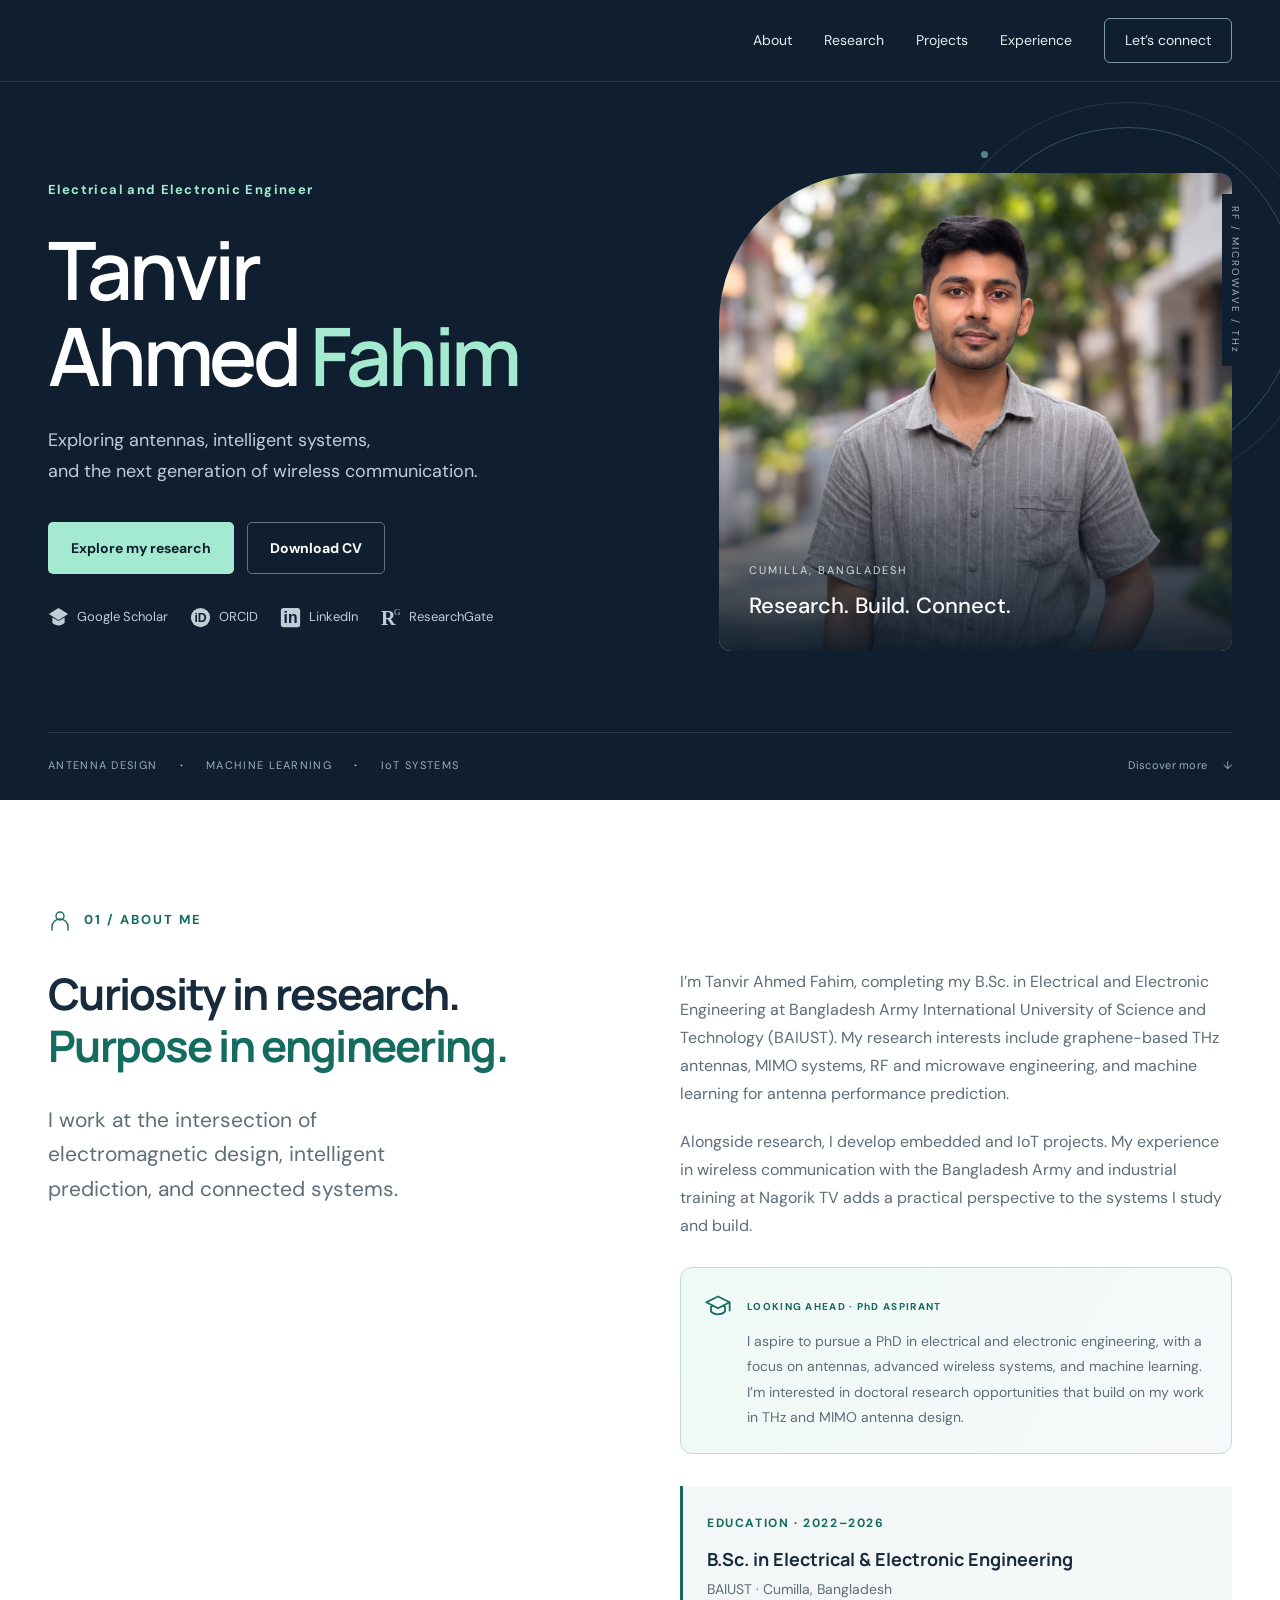
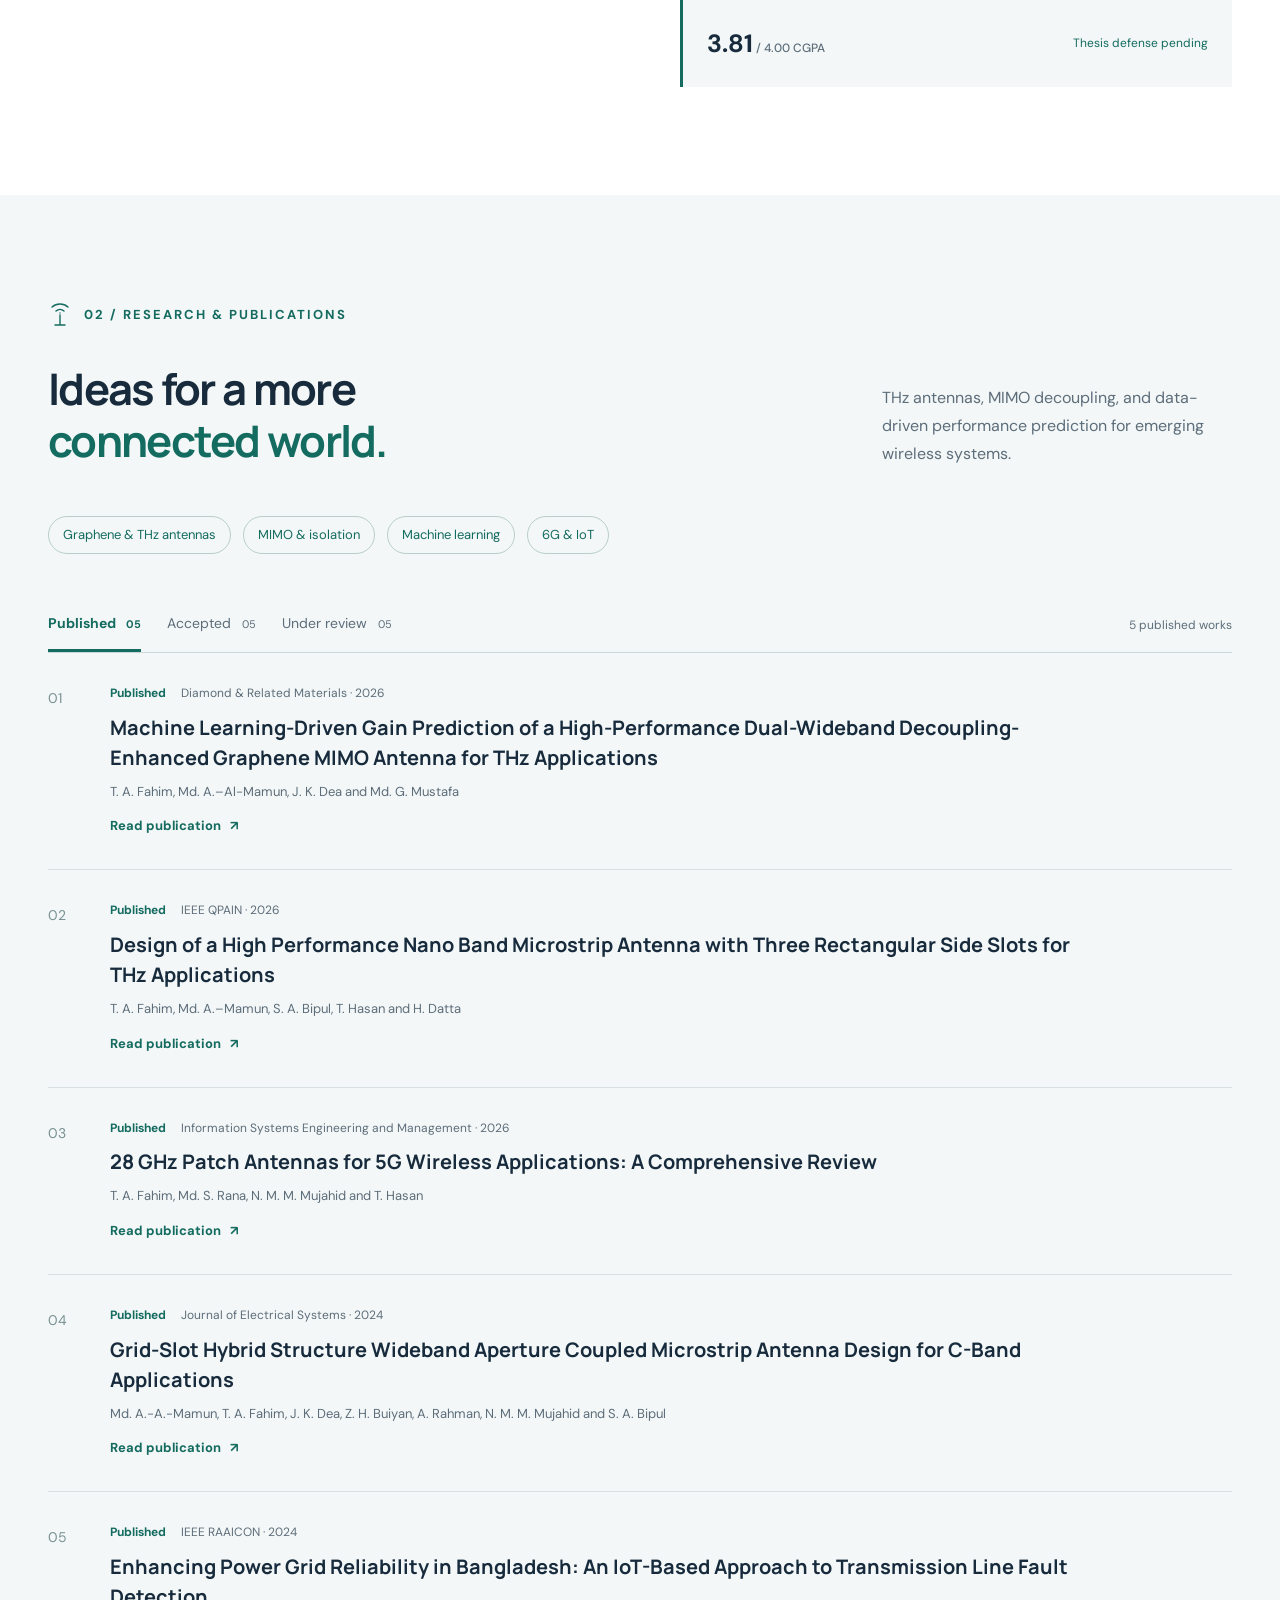
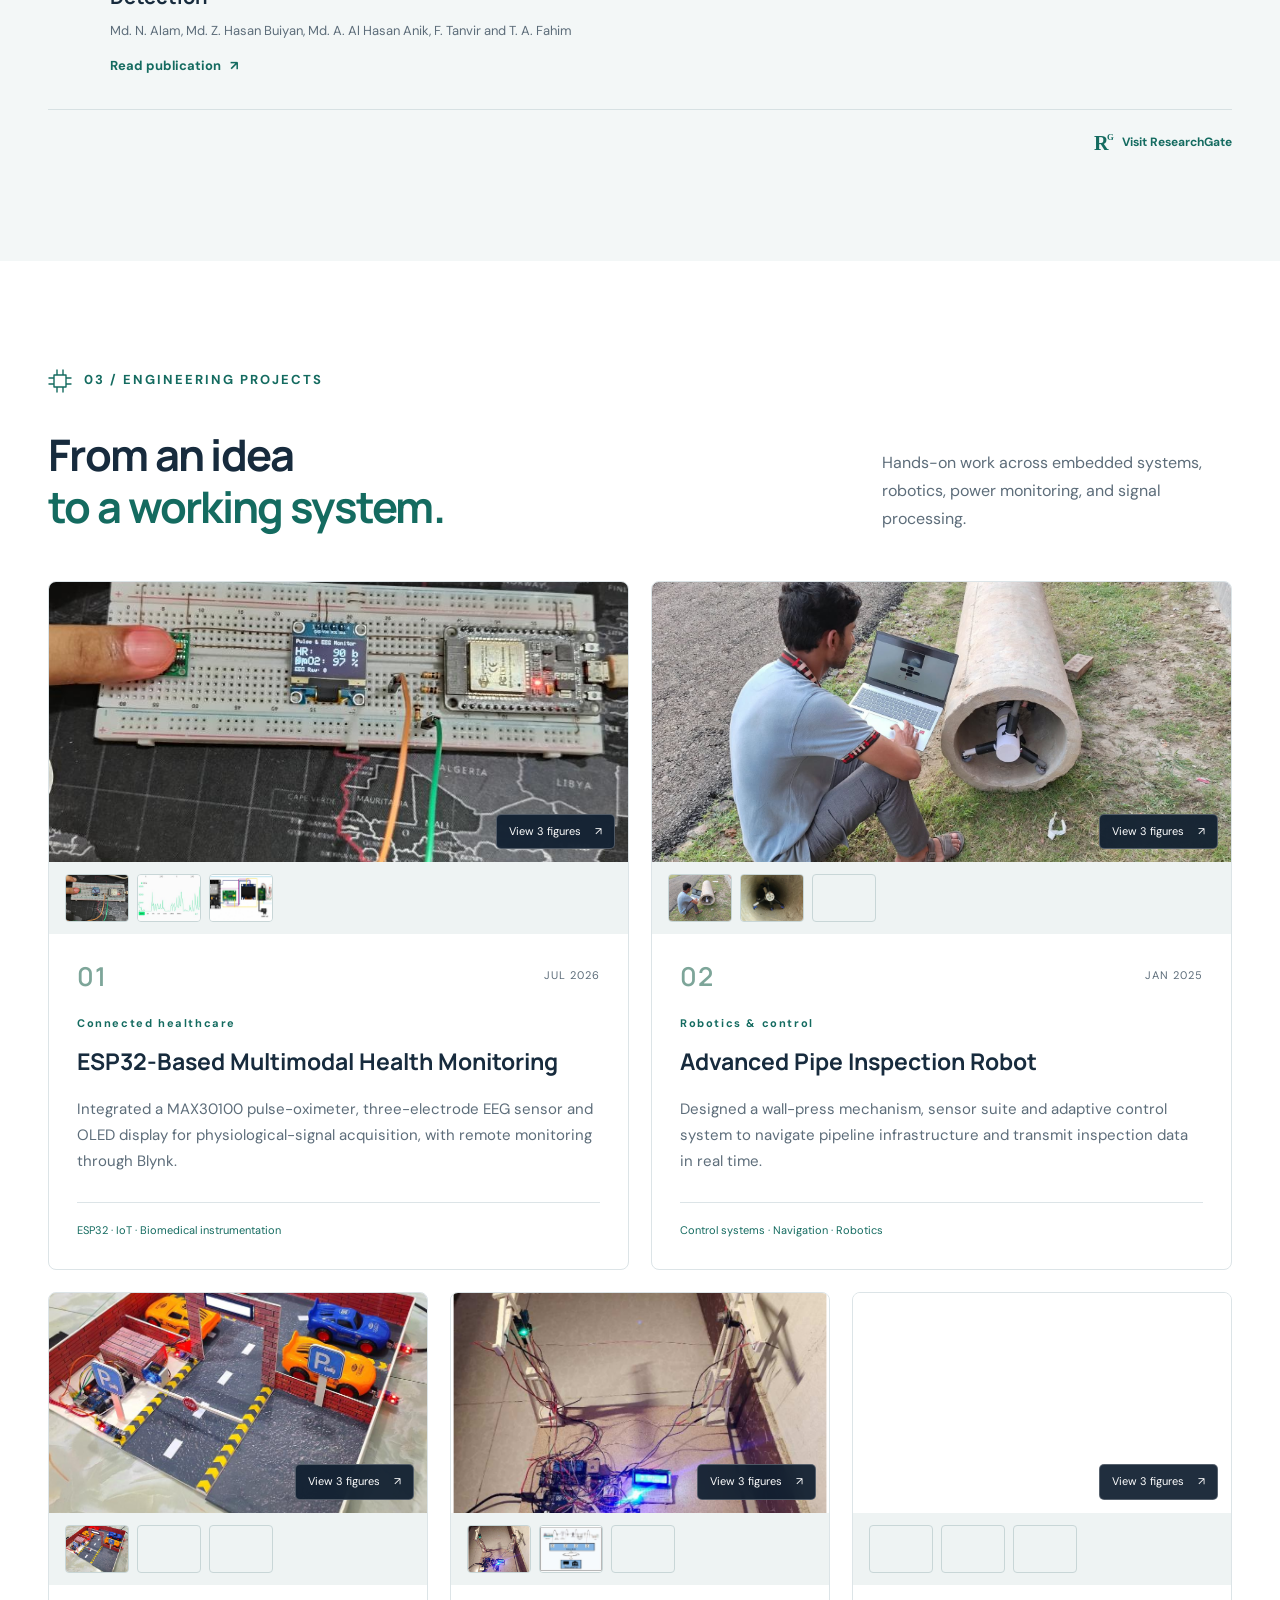
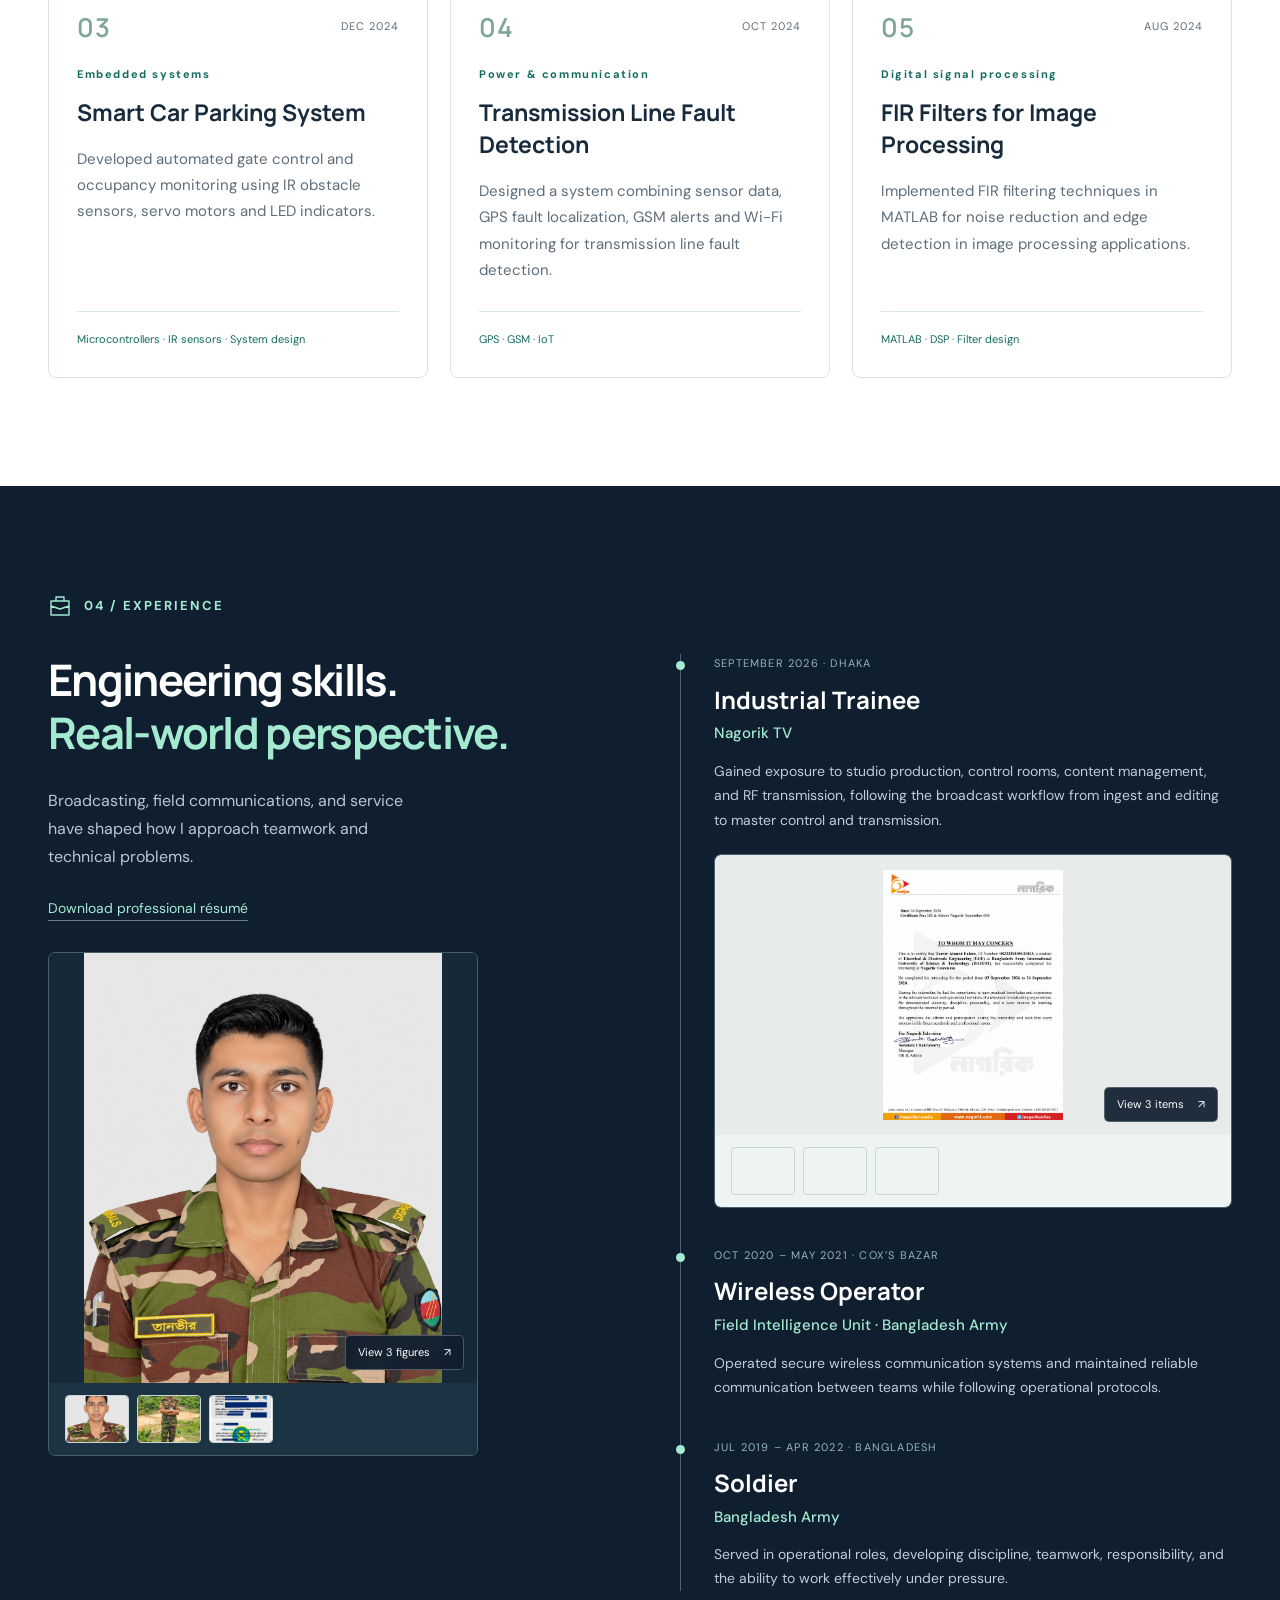
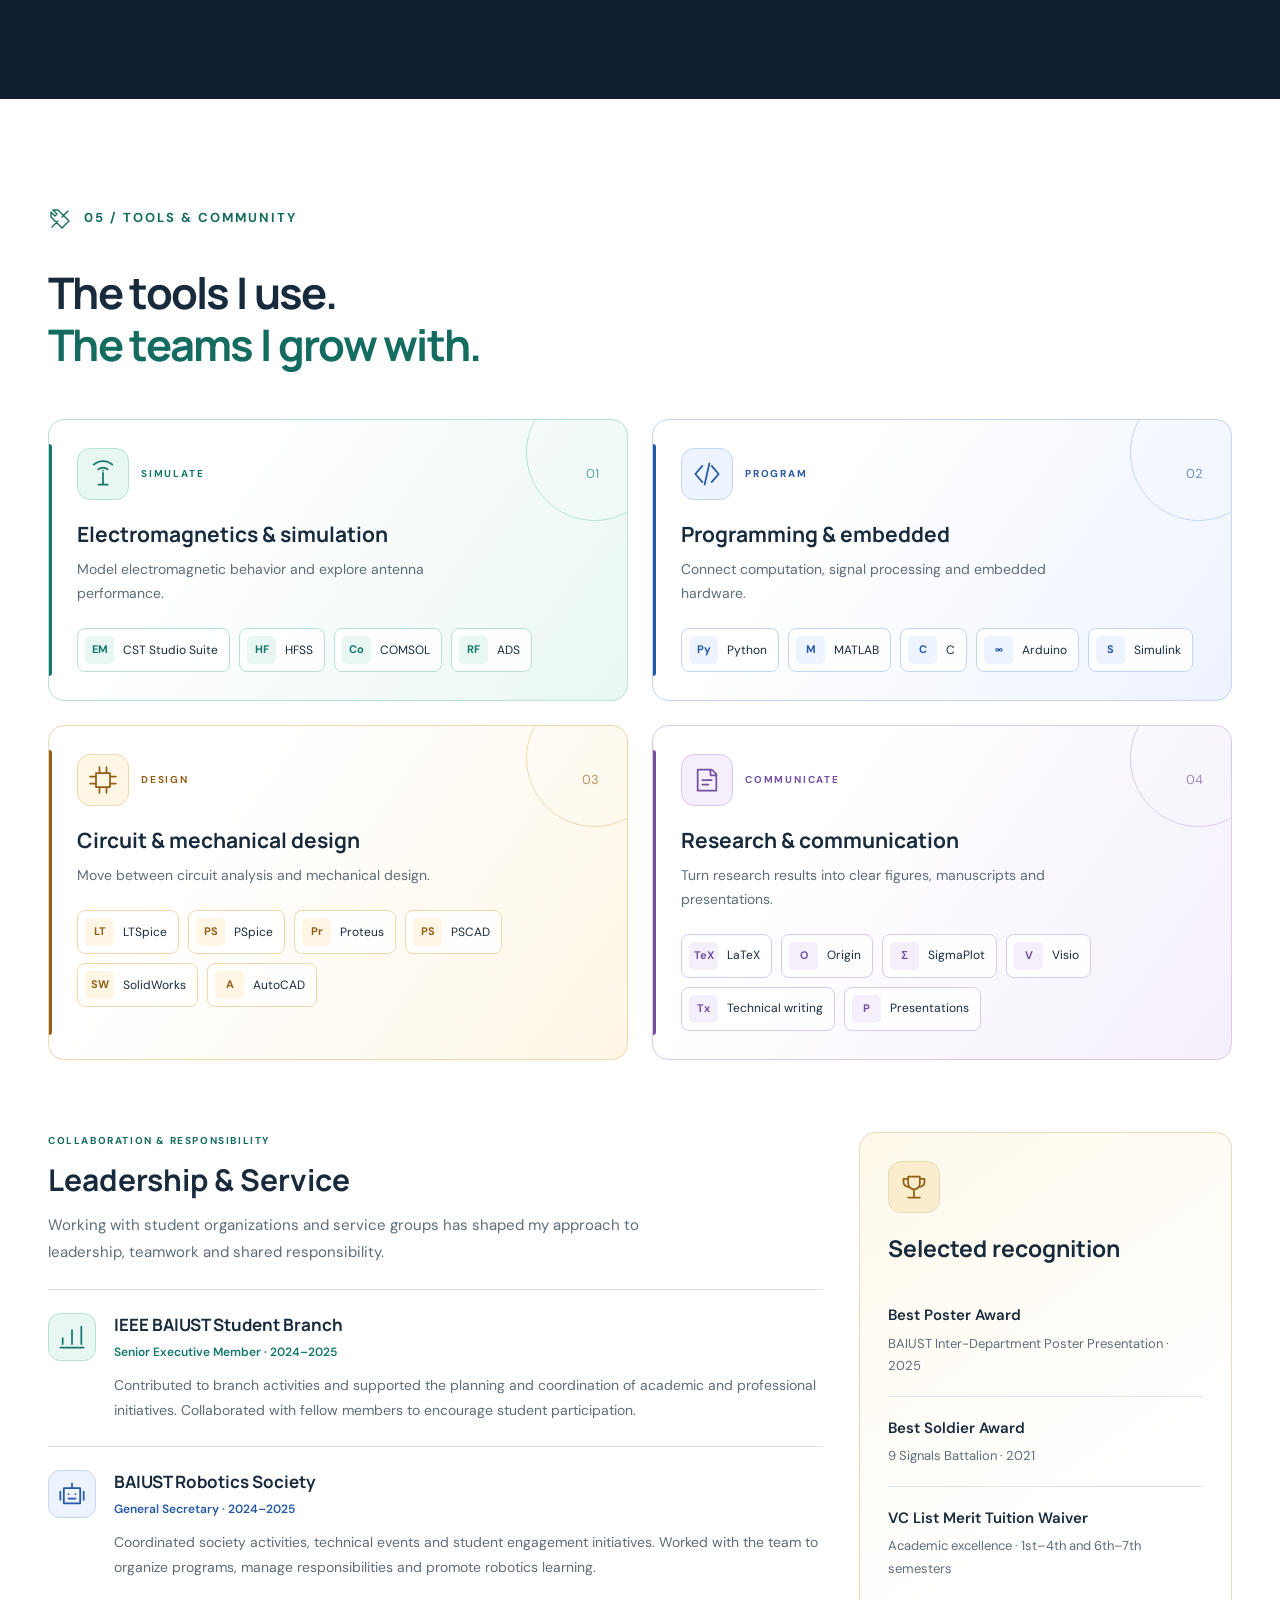
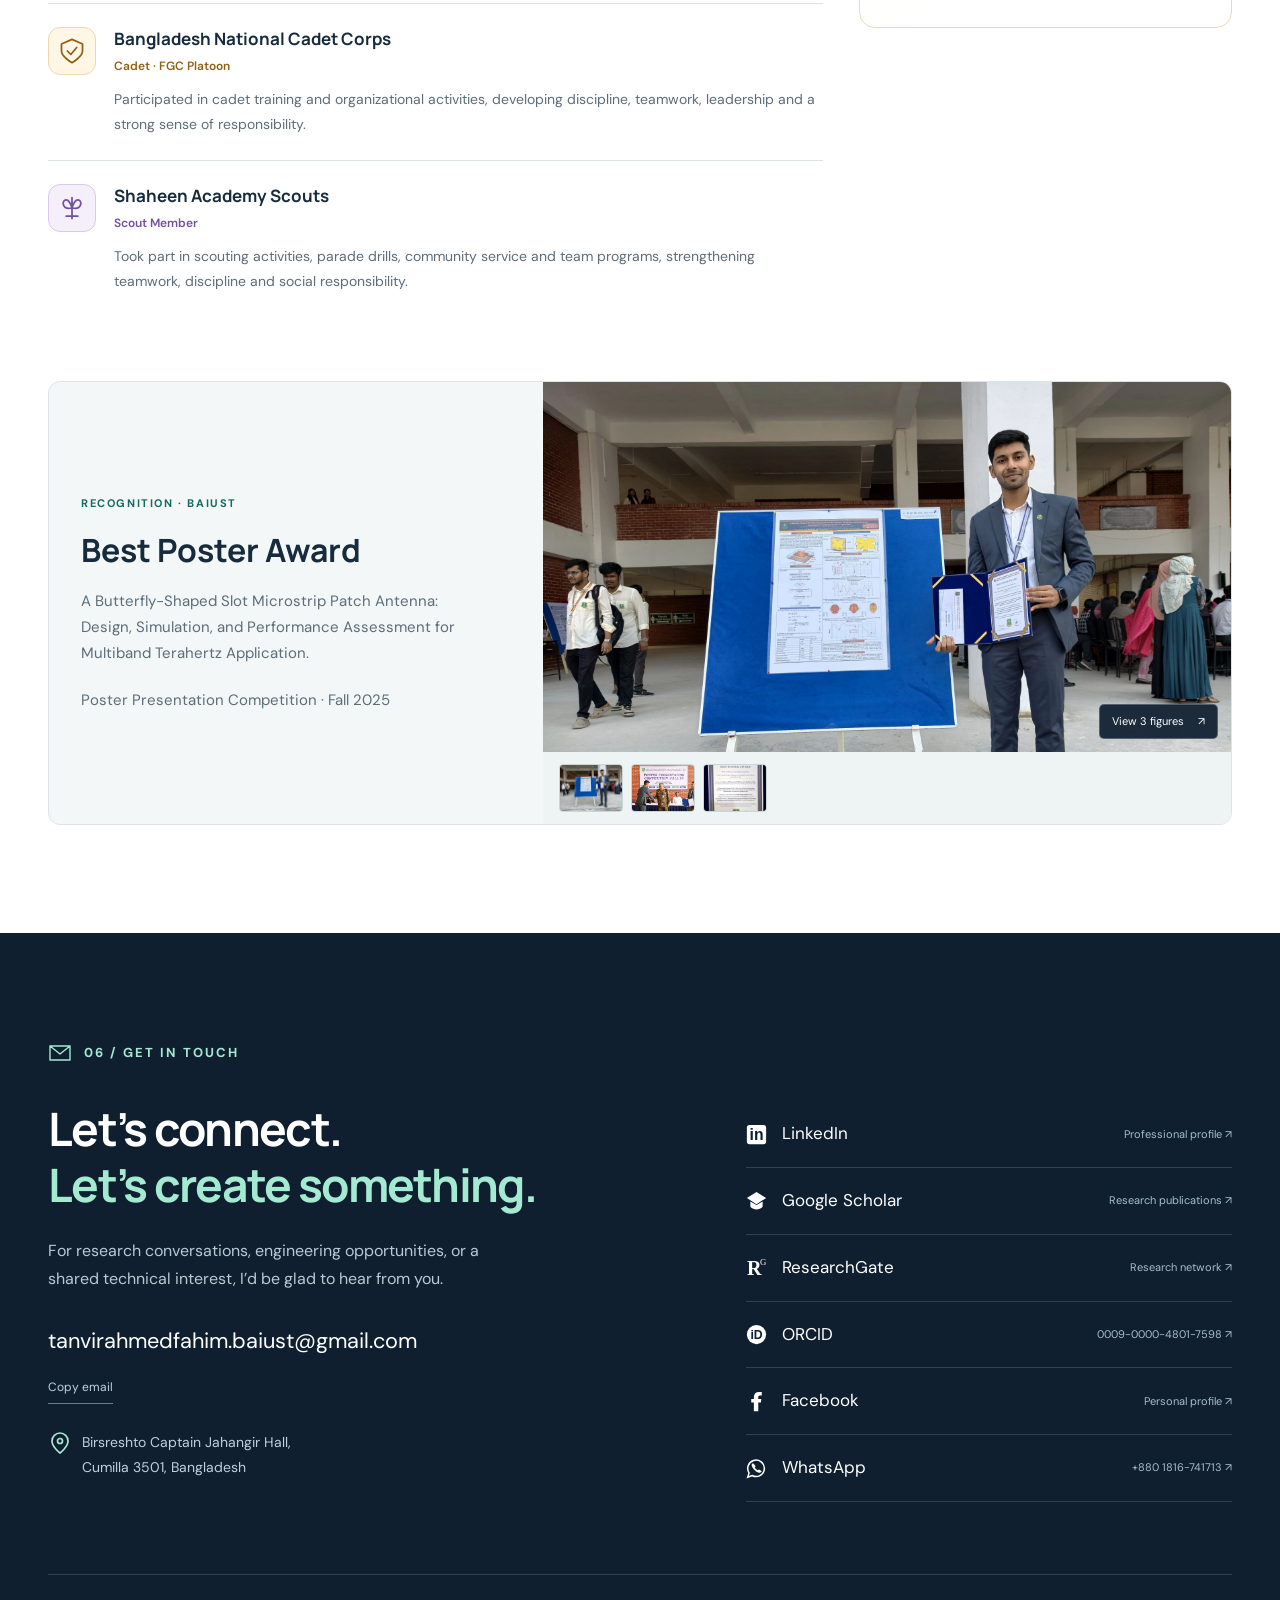
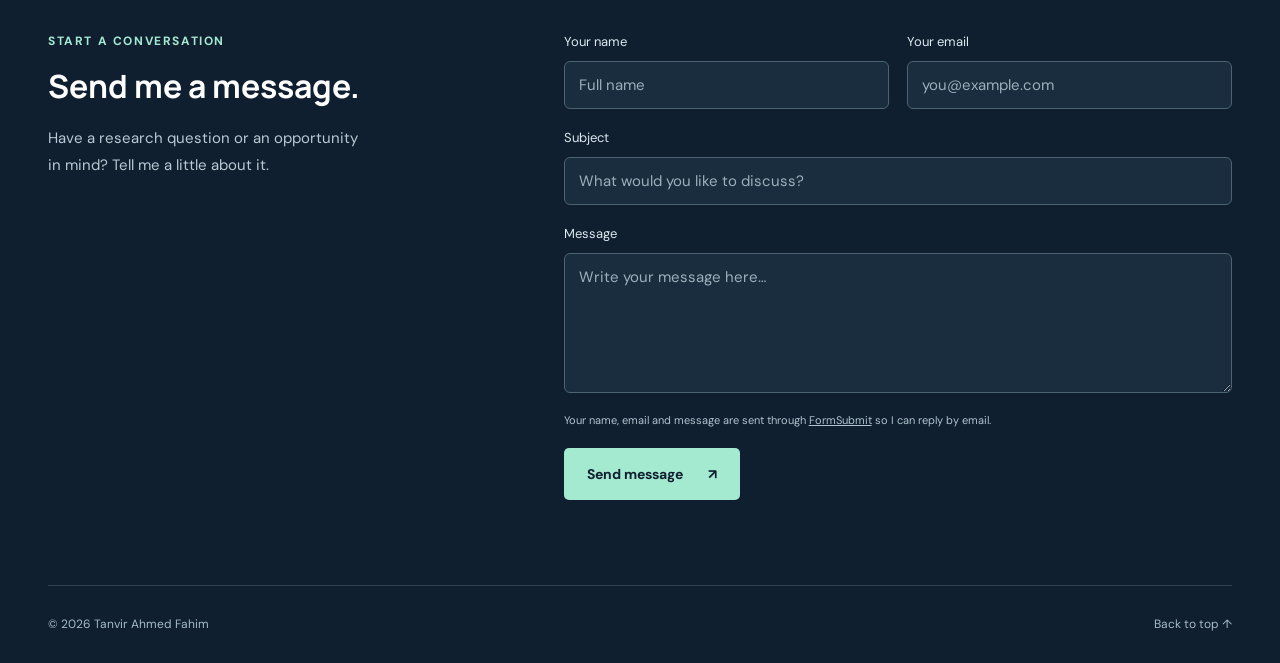
<file: index.html>
<!doctype html>
<html lang="en">
<head>
<meta charset="utf-8">
<meta name="viewport" content="width=device-width,initial-scale=1">
<meta name="theme-color" content="#101f30">
<title>Tanvir Ahmed Fahim | EEE &amp; Antenna Research</title>
<meta name="description" content="Tanvir Ahmed Fahim’s portfolio: THz and MIMO antenna research, machine learning, IoT projects, and electrical and electronic engineering.">
<meta property="og:title" content="Tanvir Ahmed Fahim | Research &amp; Engineering">
<meta property="og:description" content="Exploring antennas, intelligent systems, and the next generation of wireless communication.">
<meta property="og:type" content="website">
<meta property="og:image" content="https://fahim131013.github.io/portrait.png">
<link rel="icon" href="favicon.svg" type="image/svg+xml">
<link rel="stylesheet" href="portfolio-v4.css">
<style id="nagorik-gallery-thumbnails">
.document-gallery.nagorik-gallery .gallery-thumbs {
    display: flex;
}
</style>
<script src="portfolio-v4.js" defer></script>
<noscript><style>.paper[hidden]{display:grid}.filters,.publication-count,.menu-toggle,.copy-email{display:none}@media(max-width:760px){nav{display:flex;position:static;flex-direction:row;flex-wrap:wrap;width:auto;padding:8px;gap:12px;font-size:12px}.header{height:auto}.nav-wrap{flex-wrap:wrap}}</style></noscript>
</head>
<body>
<a class="skip-link" href="#main">Skip to content</a>
<div class="scroll-progress" aria-hidden="true"></div>

<header class="header"><div class="nav-wrap"><button class="menu-toggle" aria-expanded="false" aria-controls="navigation">Menu <span aria-hidden="true">☰</span></button><nav id="navigation" aria-label="Main navigation"><a href="#about">About</a><a href="#research">Research</a><a href="#projects">Projects</a><a href="#experience">Experience</a><a class="nav-contact" href="#contact">Let’s connect</a></nav></div></header>

<main id="main">
<section class="hero" id="home"><div class="hero-grid container"><div class="hero-copy"><p class="eyebrow intro">Electrical and Electronic Engineer</p><h1>Tanvir<br>Ahmed <em>Fahim</em></h1><p class="hero-description">Exploring antennas, intelligent systems,<br class="desktop-break"> and the next generation of wireless communication.</p><div class="hero-actions"><a class="button primary" href="#research">Explore my research</a><a class="button secondary" href="Tanvir-Ahmed-Fahim-CV.pdf" download>Download CV</a></div><div class="hero-links"><a href="https://scholar.google.com/citations?user=vqHgvY0AAAAJ&amp;hl=en" target="_blank" rel="noopener noreferrer"><svg class="social-icon" viewbox="0 0 24 24" fill="currentColor" aria-hidden="true" width="21" height="21" style="width:21px;height:21px;max-width:21px;flex-shrink:0"><path d="M1 8 12 1l11 7-11 7z"></path><path d="M5 12v6c4 4 10 4 14 0v-6l-7 4z"></path></svg>Google Scholar</a><a href="https://orcid.org/0009-0000-4801-7598" target="_blank" rel="noopener noreferrer"><svg class="social-icon" viewbox="0 0 24 24" fill="currentColor" aria-hidden="true" width="21" height="21" style="width:21px;height:21px;max-width:21px;flex-shrink:0"><circle cx="12" cy="12" r="11"></circle><text x="5" y="17" fill="var(--navy)" font-size="14" font-family="Arial" font-weight="bold">iD</text></svg>ORCID</a><a href="https://www.linkedin.com/in/tanvir-ahmed-fahim" target="_blank" rel="noopener noreferrer"><svg class="social-icon" viewbox="0 0 24 24" fill="currentColor" aria-hidden="true" width="21" height="21" style="width:21px;height:21px;max-width:21px;flex-shrink:0"><rect x="1" y="1" width="22" height="22" rx="3"></rect><text x="4" y="18" fill="var(--navy)" font-family="Arial" font-weight="bold" font-size="18">in</text></svg>LinkedIn</a><a href="https://www.researchgate.net/profile/Tanvir-Ahmed-Fahim" target="_blank" rel="noopener noreferrer"><svg class="social-icon" viewbox="0 0 24 24" fill="currentColor" aria-hidden="true" width="21" height="21" style="width:21px;height:21px;max-width:21px;flex-shrink:0"><text x="1" y="20" font-family="Georgia" font-size="23" font-weight="bold">R</text><text x="16" y="9" font-family="Georgia" font-size="10">G</text></svg>ResearchGate</a></div></div><div class="portrait-wrap"><div class="portrait-frame"><img src="portrait.png" width="1254" height="1254" alt="Portrait of Tanvir Ahmed Fahim" fetchpriority="high"><div class="portrait-caption"><span>CUMILLA, BANGLADESH</span><strong>Research. Build. Connect.</strong></div></div><div class="orbit orbit-one" aria-hidden="true"></div><div class="orbit orbit-two" aria-hidden="true"></div><div class="portrait-label">RF / MICROWAVE / THz</div></div></div><div class="hero-bottom container"><span>ANTENNA DESIGN <b>·</b> MACHINE LEARNING <b>·</b> IoT SYSTEMS</span><a href="#about">Discover more <span aria-hidden="true">↓</span></a></div></section>

<section class="about section container" id="about"><div class="section-label reveal"><svg class="section-icon" viewbox="0 0 24 24" fill="none" stroke="currentColor" stroke-width="1.4" stroke-linecap="round" stroke-linejoin="round" aria-hidden="true" width="24" height="24" style="width:24px;height:24px;max-width:24px;flex-shrink:0"><path d="M12 12a4 4 0 1 0 0-8 4 4 0 0 0 0 8M4 22v-3a8 8 0 0 1 16 0v3"></path></svg>01 / ABOUT ME</div><div class="about-grid"><div class="reveal"><h2>Curiosity in research.<br><em>Purpose in engineering.</em></h2><p class="large-text">I work at the intersection of electromagnetic design, intelligent prediction, and connected systems.</p></div><div class="about-copy reveal"><p>I’m Tanvir Ahmed Fahim, completing my B.Sc. in Electrical and Electronic Engineering at Bangladesh Army International University of Science and Technology (BAIUST). My research interests include graphene-based THz antennas, MIMO systems, RF and microwave engineering, and machine learning for antenna performance prediction.</p><p>Alongside research, I develop embedded and IoT projects. My experience in wireless communication with the Bangladesh Army and industrial training at Nagorik TV adds a practical perspective to the systems I study and build.</p><div class="phd-goal"><span class="phd-icon"><svg width="28" height="28" viewbox="0 0 24 24" fill="none" stroke="currentColor" stroke-width="1.5" stroke-linecap="round" stroke-linejoin="round" aria-hidden="true" style="width:28px;height:28px;flex-shrink:0"><path d="M2 8l10-5 10 5-10 5zM6 10v6c3 3 9 3 12 0v-6M22 8v7"></path></svg></span><div><span class="eyebrow">LOOKING AHEAD · PhD ASPIRANT</span><p>I aspire to pursue a PhD in electrical and electronic engineering, with a focus on antennas, advanced wireless systems, and machine learning. I’m interested in doctoral research opportunities that build on my work in THz and MIMO antenna design.</p></div></div><div class="education"><span class="eyebrow">EDUCATION · 2022–2026</span><h3>B.Sc. in Electrical &amp; Electronic Engineering</h3><p>BAIUST · Cumilla, Bangladesh</p><div class="education-bottom"><strong>3.81<span> / 4.00 CGPA</span></strong><span class="status-note">Thesis defense pending</span></div></div></div></div></section>

<section class="research section" id="research"><div class="container"><div class="section-label reveal"><svg class="section-icon" viewbox="0 0 24 24" fill="none" stroke="currentColor" stroke-width="1.4" stroke-linecap="round" stroke-linejoin="round" aria-hidden="true" width="24" height="24" style="width:24px;height:24px;max-width:24px;flex-shrink:0"><path d="M12 22V12m-5 10h10M8 8a6 6 0 0 1 8 0M4 4a12 12 0 0 1 16 0M12 10h.01"></path></svg>02 / RESEARCH &amp; PUBLICATIONS</div><div class="section-heading reveal"><h2>Ideas for a more<br><em>connected world.</em></h2><p>THz antennas, MIMO decoupling, and data-driven performance prediction for emerging wireless systems.</p></div><div class="research-topics reveal"><span>Graphene &amp; THz antennas</span><span>MIMO &amp; isolation</span><span>Machine learning</span><span>6G &amp; IoT</span></div><div class="publication-bar"><div class="filters" aria-label="Filter publications"><button class="active" data-filter="Published" aria-pressed="true">Published <span>05</span></button><button data-filter="Accepted" aria-pressed="false">Accepted <span>05</span></button><button data-filter="Under review" aria-pressed="false">Under review <span>05</span></button></div><span id="publication-count" class="publication-count" aria-live="polite">5 published works</span></div><div class="paper-list"><article class="paper" data-status="Published"><div class="paper-number">01</div><div><div class="paper-meta"><span class="badge">Published</span> Diamond &amp; Related Materials · 2026</div><h3>Machine Learning-Driven Gain Prediction of a High-Performance Dual-Wideband Decoupling-Enhanced Graphene MIMO Antenna for THz Applications</h3><p class="authors">T. A. Fahim, Md. A.–Al-Mamun, J. K. Dea and Md. G. Mustafa</p><a class="paper-link" href="https://doi.org/10.1016/j.diamond.2026.114121" target="_blank" rel="noopener noreferrer">Read publication <span aria-hidden="true">↗</span></a></div></article><article class="paper" data-status="Published"><div class="paper-number">02</div><div><div class="paper-meta"><span class="badge">Published</span> IEEE QPAIN · 2026</div><h3>Design of a High Performance Nano Band Microstrip Antenna with Three Rectangular Side Slots for THz Applications</h3><p class="authors">T. A. Fahim, Md. A.–Mamun, S. A. Bipul, T. Hasan and H. Datta</p><a class="paper-link" href="https://doi.org/10.1109/QPAIN69676.2026.11545910" target="_blank" rel="noopener noreferrer">Read publication <span aria-hidden="true">↗</span></a></div></article><article class="paper" data-status="Published"><div class="paper-number">03</div><div><div class="paper-meta"><span class="badge">Published</span> Information Systems Engineering and Management · 2026</div><h3>28 GHz Patch Antennas for 5G Wireless Applications: A Comprehensive Review</h3><p class="authors">T. A. Fahim, Md. S. Rana, N. M. M. Mujahid and T. Hasan</p><a class="paper-link" href="https://doi.org/10.1007/978-3-032-19196-0_16" target="_blank" rel="noopener noreferrer">Read publication <span aria-hidden="true">↗</span></a></div></article><article class="paper" data-status="Published"><div class="paper-number">04</div><div><div class="paper-meta"><span class="badge">Published</span> Journal of Electrical Systems · 2024</div><h3>Grid-Slot Hybrid Structure Wideband Aperture Coupled Microstrip Antenna Design for C-Band Applications</h3><p class="authors">Md. A.-A.-Mamun, T. A. Fahim, J. K. Dea, Z. H. Buiyan, A. Rahman, N. M. M. Mujahid and S. A. Bipul</p><a class="paper-link" href="https://journal.esrgroups.org/jes/article/view/7502" target="_blank" rel="noopener noreferrer">Read publication <span aria-hidden="true">↗</span></a></div></article><article class="paper" data-status="Published"><div class="paper-number">05</div><div><div class="paper-meta"><span class="badge">Published</span> IEEE RAAICON · 2024</div><h3>Enhancing Power Grid Reliability in Bangladesh: An IoT-Based Approach to Transmission Line Fault Detection</h3><p class="authors">Md. N. Alam, Md. Z. Hasan Buiyan, Md. A. Al Hasan Anik, F. Tanvir and T. A. Fahim</p><a class="paper-link" href="https://doi.org/10.1109/RAAICON64172.2024.10928383" target="_blank" rel="noopener noreferrer">Read publication <span aria-hidden="true">↗</span></a></div></article><article class="paper" data-status="Accepted" hidden><div class="paper-number">06</div><div><div class="paper-meta"><span class="badge">Accepted</span> ICTIS 2026 · 2026</div><h3>Design of a Compact Modified Inset-Fed Circular and Inverted U-Shaped Patch Antenna for Terahertz Applications</h3><p class="authors">T. A. Fahim, Md. S. Rana, S. A. Bipul, T. Hasan, N. M. M. Mujahid and H. Datta</p><span class="pending">Accepted for publication</span></div></article><article class="paper" data-status="Accepted" hidden><div class="paper-number">07</div><div><div class="paper-meta"><span class="badge">Accepted</span> Engineering, Technology &amp; Applied Science Research</div><h3>Compact THz MIMO Antenna with Multi-Resonance and Low Mutual Coupling for High-Speed Communication</h3><p class="authors">Md. A. Haque, T. A. Fahim, M. H. Riad, J.–J. Tiang and N. S. S. Singh</p><span class="pending">Accepted for publication</span></div></article><article class="paper" data-status="Accepted" hidden><div class="paper-number">08</div><div><div class="paper-meta"><span class="badge">Accepted</span> Engineering, Technology &amp; Applied Science Research</div><h3>High-Performance Dual-Band Graphene-Based THz MIMO Antenna with Excellent Diversity Characteristics for 6G Wireless Systems</h3><p class="authors">Md. A. Haque, T. A. Fahim, M. H. Riad, Md. S. Mahmud, J.–J. Tiang and N. S. S. Singh</p><span class="pending">Accepted for publication</span></div></article><article class="paper" data-status="Accepted" hidden><div class="paper-number">09</div><div><div class="paper-meta"><span class="badge">Accepted</span> IEEE International Conference on Microwave, Antennas, RF and Sensors · 2026</div><h3>A Dual-Band High-Gain Multiresonance Graphene Based THz Antenna for Future 6G Applications</h3><p class="authors">T. A. Fahim, Md. A.–Al-Mamun, J. K. Dea and N. J. Sumaiya</p><span class="pending">Accepted for publication</span></div></article><article class="paper" data-status="Accepted" hidden><div class="paper-number">10</div><div><div class="paper-meta"><span class="badge">Accepted</span> iCACCESS 2026 · 2026</div><h3>Isolation-Wall Integrated Graphene THz MIMO Antenna with Wideband and High-Diversity Performance for 6G Applications</h3><p class="authors">T. A. Fahim, Md. A.–Al-Mamun, Md. G. Mustafa and Md. A. Haque</p><span class="pending">Accepted for publication</span></div></article><article class="paper" data-status="Under review" hidden><div class="paper-number">11</div><div><div class="paper-meta"><span class="badge">Under review</span> Discover Internet of Things</div><h3>Design and Performance Analysis of a PBG Substrate MIMO Antenna with RLC Validation for 6G and IoT Applications</h3><p class="authors">T. A. Fahim, M. H. Riad, J.–J. Tiang, N. S. S. Singh and Md. A. Haque</p><span class="pending">Manuscript under peer review</span></div></article><article class="paper" data-status="Under review" hidden><div class="paper-number">12</div><div><div class="paper-meta"><span class="badge">Under review</span> Scientific Reports</div><h3>A Clustered Circular-Slot Graphene THz MIMO Antenna with RLC-Validated Hybrid Learning for UAV-Enabled 6G Smart City</h3><p class="authors">T. A. Fahim, M. H. Riad, J.–J. Tiang, N. S. S. Singh and Md. A. Haque</p><span class="pending">Manuscript under peer review</span></div></article><article class="paper" data-status="Under review" hidden><div class="paper-number">13</div><div><div class="paper-meta"><span class="badge">Under review</span> Engineering Reports</div><h3>ML/DL Assisted Design of a Flower-Shaped Two-Port Antenna for 6G IoT Applications with ECM Validation</h3><p class="authors">Md. A. Haque, T. A. Fahim, M. H. Riad, J.–J. Tiang, N. S. S. Singh, Md. M. Islam, M. R. Rashel and M. Tlemcani</p><span class="pending">Manuscript under peer review</span></div></article><article class="paper" data-status="Under review" hidden><div class="paper-number">14</div><div><div class="paper-meta"><span class="badge">Under review</span> Scientific Reports</div><h3>Compact Multiresonant Graphene-Based THz Antenna with RLC Circuit Validation and ML-Assisted Efficiency Prediction for Advanced Wireless Applications</h3><p class="authors">T. A. Fahim, Md. A.–Al-Mamun, J. K. Dea and Md. G. Mustafa</p><span class="pending">Manuscript under peer review</span></div></article><article class="paper" data-status="Under review" hidden><div class="paper-number">15</div><div><div class="paper-meta"><span class="badge">Under review</span> SN Computer Science</div><h3>Design and Multi-Level Validation of a Penta-Slot Graphene THz MIMO Antenna Using RLC Circuit Modeling and Hybrid Machine Learning</h3><p class="authors">Md. A. Haque, T. A. Fahim, M. H. Riad, J.–J. Tiang and N. S. S. Singh</p><span class="pending">Manuscript under peer review</span></div></article></div><div class="research-footer"><a href="https://www.researchgate.net/profile/Tanvir-Ahmed-Fahim" target="_blank" rel="noopener noreferrer"><svg class="social-icon" viewbox="0 0 24 24" fill="currentColor" aria-hidden="true" width="21" height="21" style="width:21px;height:21px;max-width:21px;flex-shrink:0"><text x="1" y="20" font-family="Georgia" font-size="23" font-weight="bold">R</text><text x="16" y="9" font-family="Georgia" font-size="10">G</text></svg>Visit ResearchGate</a></div></div></section>

<section class="section container" id="projects"><div class="section-label reveal"><svg class="section-icon" viewbox="0 0 24 24" fill="none" stroke="currentColor" stroke-width="1.4" stroke-linecap="round" stroke-linejoin="round" aria-hidden="true" width="24" height="24" style="width:24px;height:24px;max-width:24px;flex-shrink:0"><path d="M6 6h12v12H6zM9 1v5m6-5v5M9 18v5m6-5v5M1 9h5m-5 6h5m12-6h5m-5 6h5"></path></svg>03 / ENGINEERING PROJECTS</div><div class="section-heading reveal"><h2>From an idea<br><em>to a working system.</em></h2><p>Hands-on work across embedded systems, robotics, power monitoring, and signal processing.</p></div><div class="projects-grid"><article class="project reveal"><div class="gallery project-gallery "><a class="gallery-cover" href="health-prototype.jpeg" data-gallery="health" data-index="0" aria-label="Open ESP32 health-monitoring prototype"><img src="health-prototype.jpeg" alt="ESP32 health-monitoring prototype" loading="lazy" decoding="async"><span class="gallery-open">View 3 figures <span aria-hidden="true">↗</span></span></a><div class="gallery-thumbs"><a href="health-prototype.jpeg" data-gallery="health" data-index="0" aria-label="Open ESP32 health-monitoring prototype"><img src="health-prototype.jpeg" alt="ESP32 health-monitoring prototype" loading="lazy" decoding="async"></a><a href="health-dashboard.jpeg" data-gallery="health" data-index="1" aria-label="Open Blynk EEG and SpO₂ monitoring dashboard"><img src="health-dashboard.jpeg" alt="Blynk EEG and SpO₂ monitoring dashboard" loading="lazy" decoding="async"></a><a href="health-wiring.jpeg" data-gallery="health" data-index="2" aria-label="Open ESP32, MAX30100, EEG sensor and OLED wiring"><img src="health-wiring.jpeg" alt="ESP32, MAX30100, EEG sensor and OLED wiring" loading="lazy" decoding="async"></a></div></div><div class="project-top"><span>01</span><span>JUL 2026</span></div><p class="eyebrow">Connected healthcare</p><h3>ESP32-Based Multimodal Health Monitoring</h3><p>Integrated a MAX30100 pulse-oximeter, three-electrode EEG sensor and OLED display for physiological-signal acquisition, with remote monitoring through Blynk.</p><div class="project-tags">ESP32 · IoT · Biomedical instrumentation</div></article><article class="project reveal"><div class="gallery project-gallery "><a class="gallery-cover" href="robot-field-test.jpeg" data-gallery="robot" data-index="0" aria-label="Open Pipe inspection robot — field testing"><img src="robot-field-test.jpeg" alt="Pipe inspection robot — field testing" loading="lazy" decoding="async"><span class="gallery-open">View 3 figures <span aria-hidden="true">↗</span></span></a><div class="gallery-thumbs"><a href="robot-field-test.jpeg" data-gallery="robot" data-index="0" aria-label="Open Pipe inspection robot — field testing"><img src="robot-field-test.jpeg" alt="Pipe inspection robot — field testing" loading="lazy" decoding="async"></a><a href="robot-in-pipe.jpeg" data-gallery="robot" data-index="1" aria-label="Open Wall-press robot inside a pipeline"><img src="robot-in-pipe.jpeg" alt="Wall-press robot inside a pipeline" loading="lazy" decoding="async"></a><a href="robot-components.jpeg" data-gallery="robot" data-index="2" aria-label="Open Robot components and sensor layout"><img src="robot-components.jpeg" alt="Robot components and sensor layout" loading="lazy" decoding="async"></a></div></div><div class="project-top"><span>02</span><span>JAN 2025</span></div><p class="eyebrow">Robotics &amp; control</p><h3>Advanced Pipe Inspection Robot</h3><p>Designed a wall-press mechanism, sensor suite and adaptive control system to navigate pipeline infrastructure and transmit inspection data in real time.</p><div class="project-tags">Control systems · Navigation · Robotics</div></article><article class="project reveal"><div class="gallery project-gallery "><a class="gallery-cover" href="parking-perspective.jpeg" data-gallery="parking" data-index="0" aria-label="Open Smart car parking — complete prototype"><img src="parking-perspective.jpeg" alt="Smart car parking — complete prototype" loading="lazy" decoding="async"><span class="gallery-open">View 3 figures <span aria-hidden="true">↗</span></span></a><div class="gallery-thumbs"><a href="parking-perspective.jpeg" data-gallery="parking" data-index="0" aria-label="Open Smart car parking — complete prototype"><img src="parking-perspective.jpeg" alt="Smart car parking — complete prototype" loading="lazy" decoding="async"></a><a href="parking-overhead.jpeg" data-gallery="parking" data-index="1" aria-label="Open Parking layout and control electronics"><img src="parking-overhead.jpeg" alt="Parking layout and control electronics" loading="lazy" decoding="async"></a><a href="parking-gate.jpeg" data-gallery="parking" data-index="2" aria-label="Open Automated entrance gate and display"><img src="parking-gate.jpeg" alt="Automated entrance gate and display" loading="lazy" decoding="async"></a></div></div><div class="project-top"><span>03</span><span>DEC 2024</span></div><p class="eyebrow">Embedded systems</p><h3>Smart Car Parking System</h3><p>Developed automated gate control and occupancy monitoring using IR obstacle sensors, servo motors and LED indicators.</p><div class="project-tags">Microcontrollers · IR sensors · System design</div></article><article class="project reveal"><div class="gallery project-gallery "><a class="gallery-cover" href="fault-prototype.png" data-gallery="fault" data-index="0" aria-label="Open Transmission line fault-detection prototype"><img src="fault-prototype.png" alt="Transmission line fault-detection prototype" loading="lazy" decoding="async"><span class="gallery-open">View 3 figures <span aria-hidden="true">↗</span></span></a><div class="gallery-thumbs"><a href="fault-prototype.png" data-gallery="fault" data-index="0" aria-label="Open Transmission line fault-detection prototype"><img src="fault-prototype.png" alt="Transmission line fault-detection prototype" loading="lazy" decoding="async"></a><a href="fault-system.png" data-gallery="fault" data-index="1" aria-label="Open Sensor network and observation system"><img src="fault-system.png" alt="Sensor network and observation system" loading="lazy" decoding="async"></a><a href="fault-block-diagram.png" data-gallery="fault" data-index="2" aria-label="Open Fault-detection system block diagram"><img src="fault-block-diagram.png" alt="Fault-detection system block diagram" loading="lazy" decoding="async"></a></div></div><div class="project-top"><span>04</span><span>OCT 2024</span></div><p class="eyebrow">Power &amp; communication</p><h3>Transmission Line Fault Detection</h3><p>Designed a system combining sensor data, GPS fault localization, GSM alerts and Wi-Fi monitoring for transmission line fault detection.</p><div class="project-tags">GPS · GSM · IoT</div></article><article class="project reveal"><div class="gallery project-gallery diagram-gallery"><a class="gallery-cover" href="fir-brain-results.jpeg" data-gallery="fir" data-index="0" aria-label="Open FIR and Sobel filtering — brain image results"><img src="fir-brain-results.jpeg" alt="FIR and Sobel filtering — brain image results" loading="lazy" decoding="async"><span class="gallery-open">View 3 figures <span aria-hidden="true">↗</span></span></a><div class="gallery-thumbs"><a href="fir-brain-results.jpeg" data-gallery="fir" data-index="0" aria-label="Open FIR and Sobel filtering — brain image results"><img src="fir-brain-results.jpeg" alt="FIR and Sobel filtering — brain image results" loading="lazy" decoding="async"></a><a href="fir-tank-results.jpeg" data-gallery="fir" data-index="1" aria-label="Open FIR and Sobel filtering — tank image results"><img src="fir-tank-results.jpeg" alt="FIR and Sobel filtering — tank image results" loading="lazy" decoding="async"></a><a href="fir-workflow.jpeg" data-gallery="fir" data-index="2" aria-label="Open Noise reduction and edge-detection workflow"><img src="fir-workflow.jpeg" alt="Noise reduction and edge-detection workflow" loading="lazy" decoding="async"></a></div></div><div class="project-top"><span>05</span><span>AUG 2024</span></div><p class="eyebrow">Digital signal processing</p><h3>FIR Filters for Image Processing</h3><p>Implemented FIR filtering techniques in MATLAB for noise reduction and edge detection in image processing applications.</p><div class="project-tags">MATLAB · DSP · Filter design</div></article></div></section>

<section class="experience section" id="experience">
  <div class="container">
    <div class="section-label reveal">
      <svg class="section-icon" viewbox="0 0 24 24" fill="none" stroke="currentColor" stroke-width="1.4" stroke-linecap="round" stroke-linejoin="round" aria-hidden="true" width="24" height="24" style="width:24px;height:24px;max-width:24px;flex-shrink:0"><path d="M8 7V3h8v4M3 7h18v14H3zM3 12l9 3 9-3"></path></svg>
      04 / EXPERIENCE
    </div>
    <div class="experience-grid">
      <div class="reveal">
        <h2>Engineering skills.<br><em>Real-world perspective.</em></h2>
        <p class="experience-intro">Broadcasting, field communications, and service have shaped how I approach teamwork and technical problems.</p>
        <a class="text-link" href="Tanvir-Ahmed-Fahim-Resume.pdf" download>Download professional résumé</a>

        <!-- Bangladesh Army Gallery: New Portrait First -->
        <div class="gallery service-gallery">
          <a class="gallery-cover" href="army-new-photo.png" data-gallery="army" data-index="0" aria-label="Open Bangladesh Army Signals service portrait">
            <img src="army-new-photo.png" alt="Bangladesh Army Signals service portrait with white background" loading="lazy" decoding="async">
            <span class="gallery-open">View 3 figures <span aria-hidden="true">↗</span></span>
          </a>
          <div class="gallery-thumbs">
            <a href="army-new-photo.png" data-gallery="army" data-index="0" aria-label="Open Bangladesh Army Signals service portrait">
              <img src="army-new-photo.png" alt="Bangladesh Army Signals service portrait" loading="lazy" decoding="async">
            </a>
            <a href="army-portrait.png" data-gallery="army" data-index="1" aria-label="Open Bangladesh Army service photo">
              <img src="army-portrait.png" alt="Bangladesh Army service photo" loading="lazy" decoding="async">
            </a>
            <a href="retirement-card-redacted.png" data-gallery="army" data-index="2" aria-label="Open retirement card with personal identifiers redacted">
              <img src="retirement-card-redacted.png" alt="Retirement card with personal identifiers redacted" loading="lazy" decoding="async">
            </a>
          </div>
        </div>
      </div>

      <div class="timeline">
        <article class="reveal">
          <div class="timeline-date">SEPTEMBER 2026 · DHAKA</div>
          <h3>Industrial Trainee</h3>
          <h4>Nagorik TV</h4>
          <p>Gained exposure to studio production, control rooms, content management, and RF transmission, following the broadcast workflow from ingest and editing to master control and transmission.</p>

          <!-- Nagorik TV Gallery: Certificate + Two New Photos -->
          <div class="gallery document-gallery nagorik-gallery">
            <a class="gallery-cover" href="nagorik-certificate.png" data-gallery="nagorik" data-index="0" aria-label="Open Nagorik TV internship certificate · September 2026">
              <img src="nagorik-certificate.png" alt="Nagorik TV internship certificate · September 2026" loading="lazy" decoding="async">
              <span class="gallery-open">View 3 items <span aria-hidden="true">↗</span></span>
            </a>
            <div class="gallery-thumbs">
              <a href="nagorik-certificate.png" data-gallery="nagorik" data-index="0" aria-label="Open Nagorik TV internship certificate · September 2026">
                <img src="nagorik-certificate.png" alt="Nagorik TV internship certificate · September 2026" loading="lazy" decoding="async">
              </a>
              <a href="nagorik-photo-1.png" data-gallery="nagorik" data-index="1" aria-label="Open Nagorik TV rooftop satellite antennas">
                <img src="nagorik-photo-1.png" alt="Nagorik TV industrial training at rooftop satellite antennas" loading="lazy" decoding="async">
              </a>
              <a href="nagorik-photo-2.png" data-gallery="nagorik" data-index="2" aria-label="Open additional Nagorik TV industrial training photo">
                <img src="nagorik-photo-2.png" alt="Nagorik TV industrial training photograph" loading="lazy" decoding="async">
              </a>
            </div>
          </div>
        </article>

        <article class="reveal">
          <div class="timeline-date">OCT 2020 – MAY 2021 · COX’S BAZAR</div>
          <h3>Wireless Operator</h3>
          <h4>Field Intelligence Unit · Bangladesh Army</h4>
          <p>Operated secure wireless communication systems and maintained reliable communication between teams while following operational protocols.</p>
        </article>

        <article class="reveal">
          <div class="timeline-date">JUL 2019 – APR 2022 · BANGLADESH</div>
          <h3>Soldier</h3>
          <h4>Bangladesh Army</h4>
          <p>Served in operational roles, developing discipline, teamwork, responsibility, and the ability to work effectively under pressure.</p>
        </article>
      </div>
    </div>
  </div>
</section>

<section class="section container" id="skills"><div class="section-label reveal"><svg class="section-icon" viewbox="0 0 24 24" fill="none" stroke="currentColor" stroke-width="1.4" stroke-linecap="round" stroke-linejoin="round" aria-hidden="true" width="24" height="24" style="width:24px;height:24px;max-width:24px;flex-shrink:0"><path d="m4 20 6-6m4-4 6-6M5 3l4 4-2 2-4-4v5l11 11 7-7L10 3z"></path></svg>05 / TOOLS &amp; COMMUNITY</div><div class="section-heading reveal"><h2>The tools I use.<br><em>The teams I grow with.</em></h2></div><div class="skills-grid"><article class="skill-group reveal tool-card teal" style="--entry-delay:0ms"><div class="tool-card-top"><span class="tool-symbol"><svg width="28" height="28" viewbox="0 0 24 24" fill="none" stroke="currentColor" stroke-width="1.5" stroke-linecap="round" stroke-linejoin="round" aria-hidden="true" style="width:28px;height:28px;flex-shrink:0"><path d="M12 21V11m-4 10h8M8 8a6 6 0 0 1 8 0M4 4a12 12 0 0 1 16 0M12 9h.01"></path></svg></span><span class="tool-category">SIMULATE</span><span class="tool-number">01</span></div><h3>Electromagnetics &amp; simulation</h3><p class="tool-description">Model electromagnetic behavior and explore antenna performance.</p><div class="chips"><span><b class="tool-mark" aria-hidden="true">EM</b>CST Studio Suite</span><span><b class="tool-mark" aria-hidden="true">HF</b>HFSS</span><span><b class="tool-mark" aria-hidden="true">Co</b>COMSOL</span><span><b class="tool-mark" aria-hidden="true">RF</b>ADS</span></div></article><article class="skill-group reveal tool-card blue" style="--entry-delay:80ms"><div class="tool-card-top"><span class="tool-symbol"><svg width="28" height="28" viewbox="0 0 24 24" fill="none" stroke="currentColor" stroke-width="1.5" stroke-linecap="round" stroke-linejoin="round" aria-hidden="true" style="width:28px;height:28px;flex-shrink:0"><path d="m8 5-6 7 6 7m8-14 6 7-6 7M14 3l-4 18"></path></svg></span><span class="tool-category">PROGRAM</span><span class="tool-number">02</span></div><h3>Programming &amp; embedded</h3><p class="tool-description">Connect computation, signal processing and embedded hardware.</p><div class="chips"><span><b class="tool-mark" aria-hidden="true">Py</b>Python</span><span><b class="tool-mark" aria-hidden="true">M</b>MATLAB</span><span><b class="tool-mark" aria-hidden="true">C</b>C</span><span><b class="tool-mark" aria-hidden="true">∞</b>Arduino</span><span><b class="tool-mark" aria-hidden="true">S</b>Simulink</span></div></article><article class="skill-group reveal tool-card amber" style="--entry-delay:160ms"><div class="tool-card-top"><span class="tool-symbol"><svg width="28" height="28" viewbox="0 0 24 24" fill="none" stroke="currentColor" stroke-width="1.5" stroke-linecap="round" stroke-linejoin="round" aria-hidden="true" style="width:28px;height:28px;flex-shrink:0"><path d="M6 6h12v12H6zM9 1v5m6-5v5M9 18v5m6-5v5M1 9h5m-5 6h5m12-6h5m-5 6h5"></path></svg></span><span class="tool-category">DESIGN</span><span class="tool-number">03</span></div><h3>Circuit &amp; mechanical design</h3><p class="tool-description">Move between circuit analysis and mechanical design.</p><div class="chips"><span><b class="tool-mark" aria-hidden="true">LT</b>LTSpice</span><span><b class="tool-mark" aria-hidden="true">PS</b>PSpice</span><span><b class="tool-mark" aria-hidden="true">Pr</b>Proteus</span><span><b class="tool-mark" aria-hidden="true">PS</b>PSCAD</span><span><b class="tool-mark" aria-hidden="true">SW</b>SolidWorks</span><span><b class="tool-mark" aria-hidden="true">A</b>AutoCAD</span></div></article><article class="skill-group reveal tool-card violet" style="--entry-delay:240ms"><div class="tool-card-top"><span class="tool-symbol"><svg width="28" height="28" viewbox="0 0 24 24" fill="none" stroke="currentColor" stroke-width="1.5" stroke-linecap="round" stroke-linejoin="round" aria-hidden="true" style="width:28px;height:28px;flex-shrink:0"><path d="M4 3h12l4 4v14H4zM15 3v5h5M8 12h8M8 16h5"></path></svg></span><span class="tool-category">COMMUNICATE</span><span class="tool-number">04</span></div><h3>Research &amp; communication</h3><p class="tool-description">Turn research results into clear figures, manuscripts and presentations.</p><div class="chips"><span><b class="tool-mark" aria-hidden="true">TeX</b>LaTeX</span><span><b class="tool-mark" aria-hidden="true">O</b>Origin</span><span><b class="tool-mark" aria-hidden="true">Σ</b>SigmaPlot</span><span><b class="tool-mark" aria-hidden="true">V</b>Visio</span><span><b class="tool-mark" aria-hidden="true">Tx</b>Technical writing</span><span><b class="tool-mark" aria-hidden="true">P</b>Presentations</span></div></article></div><div class="community-grid"><div class="leadership-panel reveal"><p class="eyebrow">COLLABORATION &amp; RESPONSIBILITY</p><h3 class="minor-heading">Leadership &amp; Service</h3><p class="community-intro">Working with student organizations and service groups has shaped my approach to leadership, teamwork and shared responsibility.</p><article class="leadership-card teal"><span class="leadership-symbol"><svg width="28" height="28" viewbox="0 0 24 24" fill="none" stroke="currentColor" stroke-width="1.5" stroke-linecap="round" stroke-linejoin="round" aria-hidden="true" style="width:28px;height:28px;flex-shrink:0"><path d="M4 18v-5m8 5V6m8 12V3M2 21h20"></path></svg></span><div><h4>IEEE BAIUST Student Branch</h4><p class="leadership-role">Senior Executive Member · 2024–2025</p><p class="leadership-description">Contributed to branch activities and supported the planning and coordination of academic and professional initiatives. Collaborated with fellow members to encourage student participation.</p></div></article><article class="leadership-card blue"><span class="leadership-symbol"><svg width="28" height="28" viewbox="0 0 24 24" fill="none" stroke="currentColor" stroke-width="1.5" stroke-linecap="round" stroke-linejoin="round" aria-hidden="true" style="width:28px;height:28px;flex-shrink:0"><path d="M5 7h14v13H5zM12 3v4M9 12h.01M15 12h.01M9 16h6M2 10v7m20-7v7"></path></svg></span><div><h4>BAIUST Robotics Society</h4><p class="leadership-role">General Secretary · 2024–2025</p><p class="leadership-description">Coordinated society activities, technical events and student engagement initiatives. Worked with the team to organize programs, manage responsibilities and promote robotics learning.</p></div></article><article class="leadership-card amber"><span class="leadership-symbol"><svg width="28" height="28" viewbox="0 0 24 24" fill="none" stroke="currentColor" stroke-width="1.5" stroke-linecap="round" stroke-linejoin="round" aria-hidden="true" style="width:28px;height:28px;flex-shrink:0"><path d="M12 2l9 4v6c0 5-9 10-9 10S3 17 3 12V6zM8 12l3 3 5-6"></path></svg></span><div><h4>Bangladesh National Cadet Corps</h4><p class="leadership-role">Cadet · FGC Platoon</p><p class="leadership-description">Participated in cadet training and organizational activities, developing discipline, teamwork, leadership and a strong sense of responsibility.</p></div></article><article class="leadership-card violet"><span class="leadership-symbol"><svg width="28" height="28" viewbox="0 0 24 24" fill="none" stroke="currentColor" stroke-width="1.5" stroke-linecap="round" stroke-linejoin="round" aria-hidden="true" style="width:28px;height:28px;flex-shrink:0"><path d="M12 3v18M12 12C3 14 3 5 7 5c3 0 5 7 5 7ZM12 12c9 2 9-7 5-7-3 0-5 7-5 7ZM7 19h10"></path></svg></span><div><h4>Shaheen Academy Scouts</h4><p class="leadership-role">Scout Member</p><p class="leadership-description">Took part in scouting activities, parade drills, community service and team programs, strengthening teamwork, discipline and social responsibility.</p></div></article></div><div class="recognition-panel reveal"><span class="recognition-symbol"><svg width="28" height="28" viewbox="0 0 24 24" fill="none" stroke="currentColor" stroke-width="1.5" stroke-linecap="round" stroke-linejoin="round" aria-hidden="true" style="width:28px;height:28px;flex-shrink:0"><path d="M7 3h10v6a5 5 0 0 1-10 0zM7 5H3v3c0 3 4 4 4 4m10-7h4v3c0 3-4 4-4 4M12 14v6m-5 1h10"></path></svg></span><h3 class="minor-heading">Selected recognition</h3><div class="compact-row"><strong>Best Poster Award</strong><span>BAIUST Inter-Department Poster Presentation · 2025</span></div><div class="compact-row"><strong>Best Soldier Award</strong><span>9 Signals Battalion · 2021</span></div><div class="compact-row"><strong>VC List Merit Tuition Waiver</strong><span>Academic excellence · 1st–4th and 6th–7th semesters</span></div></div></div><div class="award-feature reveal"><div><p class="eyebrow">RECOGNITION · BAIUST</p><h3>Best Poster Award</h3><p>A Butterfly-Shaped Slot Microstrip Patch Antenna: Design, Simulation, and Performance Assessment for Multiband Terahertz Application.</p><p class="award-date">Poster Presentation Competition · Fall 2025</p></div><div class="gallery "><a class="gallery-cover" href="poster-presentation.jpeg" data-gallery="awards" data-index="0" aria-label="Open Poster presentation · BAIUST, Fall 2025"><img src="poster-presentation.jpeg" alt="Poster presentation · BAIUST, Fall 2025" loading="lazy" decoding="async"><span class="gallery-open">View 3 figures <span aria-hidden="true">↗</span></span></a><div class="gallery-thumbs"><a href="poster-presentation.jpeg" data-gallery="awards" data-index="0" aria-label="Open Poster presentation · BAIUST, Fall 2025"><img src="poster-presentation.jpeg" alt="Poster presentation · BAIUST, Fall 2025" loading="lazy" decoding="async"></a><a href="award-ceremony.jpeg" data-gallery="awards" data-index="1" aria-label="Open Best Poster Award presentation ceremony"><img src="award-ceremony.jpeg" alt="Best Poster Award presentation ceremony" loading="lazy" decoding="async"></a><a href="poster-award.jpeg" data-gallery="awards" data-index="2" aria-label="Open Best Poster Award certificate · 8 December 2025"><img src="poster-award.jpeg" alt="Best Poster Award certificate · 8 December 2025" loading="lazy" decoding="async"></a></div></div></div></section>

<section class="contact section" id="contact"><div class="container"><div class="section-label reveal"><svg class="section-icon" viewbox="0 0 24 24" fill="none" stroke="currentColor" stroke-width="1.4" stroke-linecap="round" stroke-linejoin="round" aria-hidden="true" width="24" height="24" style="width:24px;height:24px;max-width:24px;flex-shrink:0"><path d="M2 5h20v14H2zM2 5l10 8L22 5"></path></svg>06 / GET IN TOUCH</div><div class="contact-grid"><div class="reveal"><h2>Let’s connect.<br><em>Let’s create something.</em></h2><p>For research conversations, engineering opportunities, or a shared technical interest, I’d be glad to hear from you.</p><a class="email-link" href="mailto:tanvirahmedfahim.baiust@gmail.com">tanvirahmedfahim.baiust@gmail.com</a><button class="copy-email" type="button">Copy email</button><span class="copy-status" role="status"></span><address class="contact-address"><svg class="location-icon" viewbox="0 0 24 24" fill="none" stroke="currentColor" stroke-width="1.7" aria-hidden="true" width="24" height="24" style="width:24px;height:24px;max-width:24px;flex-shrink:0"><path d="M20 10c0 6-8 12-8 12S4 16 4 10a8 8 0 1 1 16 0Z"></path><circle cx="12" cy="10" r="2.5"></circle></svg><span class="address-text">Birsreshto Captain Jahangir Hall,<br>Cumilla 3501, Bangladesh</span></address></div><div class="contact-links reveal"><a href="https://www.linkedin.com/in/tanvir-ahmed-fahim" target="_blank" rel="noopener noreferrer"><svg class="social-icon" viewbox="0 0 24 24" fill="currentColor" aria-hidden="true" width="21" height="21" style="width:21px;height:21px;max-width:21px;flex-shrink:0"><rect x="1" y="1" width="22" height="22" rx="3"></rect><text x="4" y="18" fill="var(--navy)" font-family="Arial" font-weight="bold" font-size="18">in</text></svg>LinkedIn <span>Professional profile ↗</span></a><a href="https://scholar.google.com/citations?user=vqHgvY0AAAAJ&amp;hl=en" target="_blank" rel="noopener noreferrer"><svg class="social-icon" viewbox="0 0 24 24" fill="currentColor" aria-hidden="true" width="21" height="21" style="width:21px;height:21px;max-width:21px;flex-shrink:0"><path d="M1 8 12 1l11 7-11 7z"></path><path d="M5 12v6c4 4 10 4 14 0v-6l-7 4z"></path></svg>Google Scholar <span>Research publications ↗</span></a><a href="https://www.researchgate.net/profile/Tanvir-Ahmed-Fahim" target="_blank" rel="noopener noreferrer"><svg class="social-icon" viewbox="0 0 24 24" fill="currentColor" aria-hidden="true" width="21" height="21" style="width:21px;height:21px;max-width:21px;flex-shrink:0"><text x="1" y="20" font-family="Georgia" font-size="23" font-weight="bold">R</text><text x="16" y="9" font-family="Georgia" font-size="10">G</text></svg>ResearchGate <span>Research network ↗</span></a><a href="https://orcid.org/0009-0000-4801-7598" target="_blank" rel="noopener noreferrer"><svg class="social-icon" viewbox="0 0 24 24" fill="currentColor" aria-hidden="true" width="21" height="21" style="width:21px;height:21px;max-width:21px;flex-shrink:0"><circle cx="12" cy="12" r="11"></circle><text x="5" y="17" fill="var(--navy)" font-size="14" font-family="Arial" font-weight="bold">iD</text></svg>ORCID <span>0009-0000-4801-7598 ↗</span></a><a href="https://www.facebook.com/Tanvir.Ahmed.FAHIM.30" target="_blank" rel="noopener noreferrer"><svg class="social-icon" viewbox="0 0 24 24" fill="currentColor" aria-hidden="true" width="21" height="21" style="width:21px;height:21px;max-width:21px;flex-shrink:0"><path d="M14 23V13h3l.5-4H14V7c0-1 .3-2 2-2h2V1h-3c-4 0-6 2-6 6v2H6v4h3v10z"></path></svg>Facebook <span>Personal profile ↗</span></a><a href="https://wa.me/8801816741713" target="_blank" rel="noopener noreferrer"><svg class="social-icon" viewbox="0 0 24 24" fill="currentColor" aria-hidden="true" width="21" height="21" style="width:21px;height:21px;max-width:21px;flex-shrink:0"><path fill="none" stroke="currentColor" stroke-width="1.7" d="M21 11.5A9.5 9.5 0 0 1 7 20l-5 2 1.5-5A9.5 9.5 0 1 1 21 11.5Z"></path><path d="M8 6c-3 1-1 5 2 8s6 4 8 1l-3-2-2 1-3-3 1-2z"></path></svg>WhatsApp <span>+880 1816-741713 ↗</span></a></div></div><section class="message-section" aria-labelledby="message-title"><div><p class="eyebrow">START A CONVERSATION</p><h3 id="message-title">Send me a message.</h3><p>Have a research question or an opportunity in mind? Tell me a little about it.</p></div><form class="message-form" action="https://formsubmit.co/tanvirahmedfahim.baiust@gmail.com" method="POST"><input type="hidden" name="_subject" value="New message from your portfolio"><input type="hidden" name="_template" value="table"><input type="hidden" name="_next" value="https://fahim131013.github.io/thanks.html"><input type="text" name="_honey" class="honeypot" tabindex="-1" autocomplete="off" aria-hidden="true"><div class="form-row"><label>Your name<input name="name" required autocomplete="name" maxlength="100" placeholder="Full name"></label><label>Your email<input type="email" name="email" required autocomplete="email" maxlength="254" placeholder="you@example.com"></label></div><label>Subject<input name="subject" required maxlength="160" placeholder="What would you like to discuss?"></label><label>Message<textarea name="message" required minlength="10" maxlength="5000" rows="5" placeholder="Write your message here…"></textarea></label><p class="form-note">Your name, email and message are sent through <a href="https://formsubmit.co/privacy.pdf" target="_blank" rel="noopener noreferrer">FormSubmit</a> so I can reply by email.</p><button class="button primary" type="submit">Send message <span aria-hidden="true">↗</span></button></form></section><footer><p>© <span id="year">2026</span> Tanvir Ahmed Fahim</p><a href="#home">Back to top ↑</a></footer></div></section>
</main>

<dialog class="lightbox" aria-labelledby="gallery-caption"><div class="lightbox-toolbar"><span id="gallery-position" aria-live="polite"></span><button type="button" class="gallery-close" aria-label="Close image gallery">Close ×</button></div><img class="lightbox-image" alt=""><div class="lightbox-bottom"><button type="button" class="gallery-prev" aria-label="Previous image">←</button><p id="gallery-caption" aria-live="polite"></p><button type="button" class="gallery-next" aria-label="Next image">→</button></div><a class="full-image" target="_blank" rel="noopener noreferrer">Open full-size image ↗</a></dialog>

<script type="application/json" id="gallery-data">
{
  "health": [
    {"src": "health-prototype.jpeg", "caption": "ESP32 health-monitoring prototype"},
    {"src": "health-dashboard.jpeg", "caption": "Blynk EEG and SpO₂ monitoring dashboard"},
    {"src": "health-wiring.jpeg", "caption": "ESP32, MAX30100, EEG sensor and OLED wiring"}
  ],
  "robot": [
    {"src": "robot-field-test.jpeg", "caption": "Pipe inspection robot — field testing"},
    {"src": "robot-in-pipe.jpeg", "caption": "Wall-press robot inside a pipeline"},
    {"src": "robot-components.jpeg", "caption": "Robot components and sensor layout"}
  ],
  "parking": [
    {"src": "parking-perspective.jpeg", "caption": "Smart car parking — complete prototype"},
    {"src": "parking-overhead.jpeg", "caption": "Parking layout and control electronics"},
    {"src": "parking-gate.jpeg", "caption": "Automated entrance gate and display"}
  ],
  "fault": [
    {"src": "fault-prototype.png", "caption": "Transmission line fault-detection prototype"},
    {"src": "fault-system.png", "caption": "Sensor network and observation system"},
    {"src": "fault-block-diagram.png", "caption": "Fault-detection system block diagram"}
  ],
  "fir": [
    {"src": "fir-brain-results.jpeg", "caption": "FIR and Sobel filtering — brain image results"},
    {"src": "fir-tank-results.jpeg", "caption": "FIR and Sobel filtering — tank image results"},
    {"src": "fir-workflow.jpeg", "caption": "Noise reduction and edge-detection workflow"}
  ],
  "nagorik": [
    {"src": "nagorik-certificate.png", "caption": "Nagorik TV internship certificate · September 2026"},
    {"src": "nagorik-photo-1.png", "caption": "Nagorik TV industrial training · Rooftop satellite antennas"},
    {"src": "nagorik-photo-2.png", "caption": "Nagorik TV industrial training · Photo 2"}
  ],
  "army": [
    {"src": "army-new-photo.png", "caption": "Bangladesh Army Signals service portrait"},
    {"src": "army-portrait.png", "caption": "Bangladesh Army service"},
    {"src": "retirement-card-redacted.png", "caption": "Retirement card · personal identifiers redacted"}
  ],
  "awards": [
    {"src": "poster-presentation.jpeg", "caption": "Poster presentation · BAIUST, Fall 2025"},
    {"src": "award-ceremony.jpeg", "caption": "Best Poster Award presentation ceremony"},
    {"src": "poster-award.jpeg", "caption": "Best Poster Award certificate · 8 December 2025"}
  ]
}
</script>
</body>
</html>
</file>
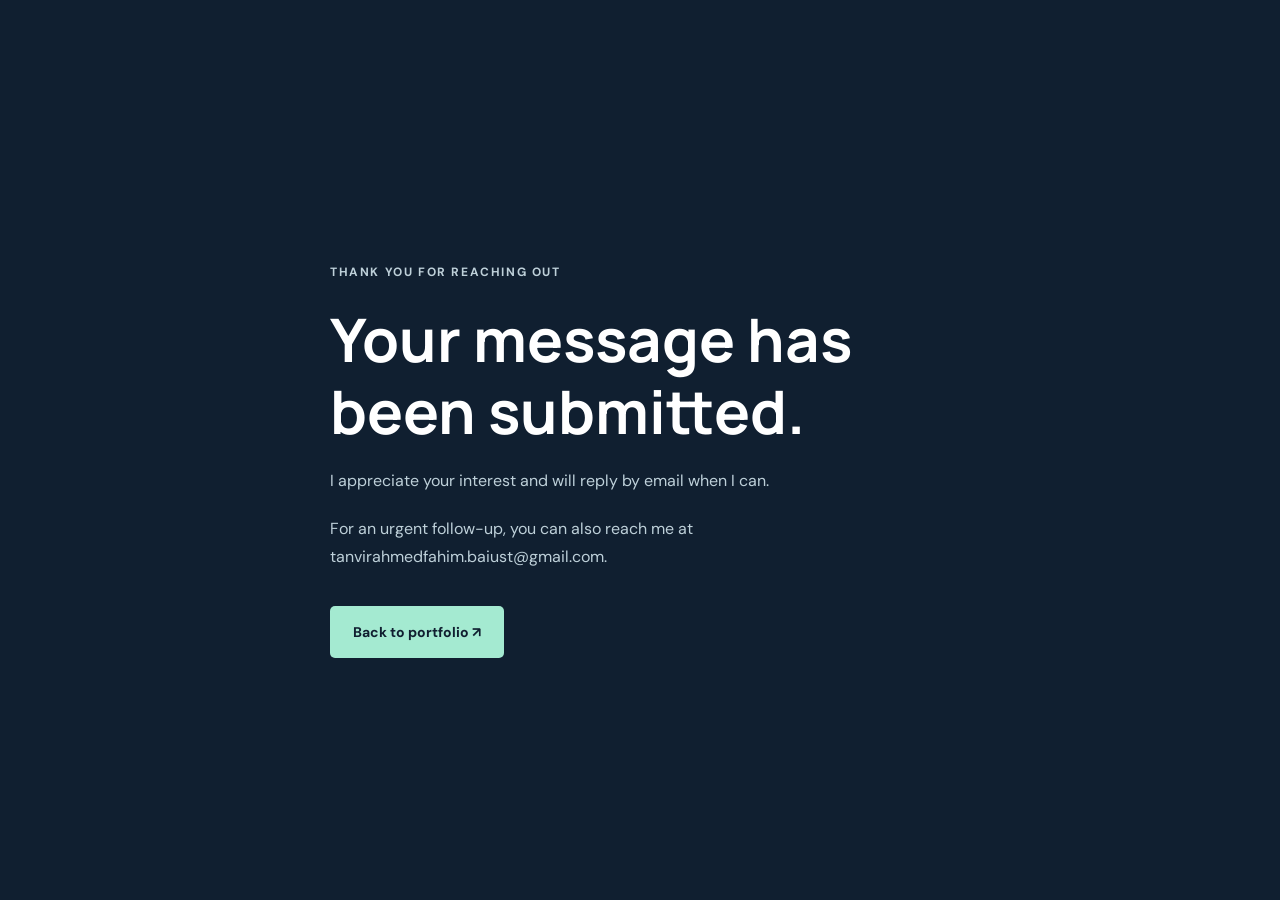
<file: thanks.html>
<!doctype html>
<html lang="en"><head><meta charset="utf-8"><meta name="viewport" content="width=device-width,initial-scale=1"><meta name="robots" content="noindex"><title>Thank you | Tanvir Ahmed Fahim</title><link rel="icon" href="favicon.svg"><link rel="stylesheet" href="portfolio-v4.css"></head><body class="thanks-page"><main class="thanks-card"><p class="eyebrow">THANK YOU FOR REACHING OUT</p><h1>Your message has been submitted.</h1><p>I appreciate your interest and will reply by email when I can.</p><p>For an urgent follow-up, you can also reach me at <a href="mailto:tanvirahmedfahim.baiust@gmail.com">tanvirahmedfahim.baiust@gmail.com</a>.</p><a class="button primary" href="index.html">Back to portfolio ↗</a></main></body></html>
</file>
<file: portfolio-v4.css>
@import url('https://fonts.googleapis.com/css2?family=DM+Sans:wght@400;500;600;700&family=Manrope:wght@400;500;600;700;800&display=swap');
:root{--navy:#101f30;--navy2:#172a3c;--ink:#172b3d;--muted:#5d6d7a;--mint:#a4ead1;--teal:#146b60;--line:#dce4e7;--paper:#f3f7f7;--white:#fff;--header:82px}*{box-sizing:border-box}html{scroll-behavior:smooth;scroll-padding-top:105px}body{margin:0;font:16px/1.75 'DM Sans',Arial,sans-serif;color:var(--ink);background:#fff}h1,h2,h3,h4,p{margin:0}h1,h2,h3,.brand{font-family:Manrope,Arial,sans-serif}h1,h2,h3{line-height:1.2}a{color:inherit;text-decoration:none}button{font:inherit;cursor:pointer}a,button{-webkit-tap-highlight-color:transparent}a:focus-visible,button:focus-visible{outline:3px solid #2aae92;outline-offset:6px}button:disabled{cursor:default}::selection{background:var(--mint);color:var(--navy)}.container{width:min(1200px,calc(100% - 96px));margin:auto}.section{padding:108px 0}.section-label{font-size:13px;font-weight:700;letter-spacing:2px;color:var(--teal);margin-bottom:36px}.section-heading{display:flex;justify-content:space-between;align-items:end;gap:70px;margin-bottom:48px}.section-heading>p{max-width:350px;color:var(--muted)}h2{font-size:clamp(32px,3.4vw,46px);font-weight:700;letter-spacing:-1.7px}h2 em{font-style:normal;color:var(--teal)}.eyebrow{font-size:12px;font-weight:700;letter-spacing:1.6px}.header{height:var(--header);background:var(--navy);color:#e5eeef;position:sticky;top:0;z-index:100;border-bottom:1px solid #ffffff16}.nav-wrap{width:min(1320px,calc(100% - 96px));height:100%;margin:auto;display:flex;align-items:center;justify-content:space-between}.brand{font-size:29px;letter-spacing:-2px;font-weight:800}.brand span{color:var(--mint)}nav{display:flex;gap:32px;align-items:center;font-size:14px}nav a{transition:color .2s}nav a:hover,nav a.current{color:var(--mint)}.nav-contact{border:1px solid #7c9a9f;padding:9px 20px;border-radius:6px}.menu-toggle{display:none}.skip-link{position:fixed;top:-100px;left:20px;padding:12px;background:#fff;z-index:999;color:#000}.skip-link:focus{top:10px}.scroll-progress{position:fixed;top:0;left:0;height:3px;background:var(--mint);width:0;z-index:110}.hero{color:#fff;background:var(--navy);overflow:hidden;position:relative}.hero-grid{display:grid;grid-template-columns:1.1fr 1fr;align-items:center;gap:75px;min-height:650px;padding-top:66px;padding-bottom:72px}.intro{color:var(--mint);margin-bottom:24px;letter-spacing:2px}.hero h1{font-size:clamp(58px,6.3vw,84px);font-weight:600;line-height:1.07;letter-spacing:-4px}.hero h1 em{font-style:normal;color:var(--mint)}.hero-description{color:#becdd6;line-height:1.75;margin-top:26px;font-size:18px}.hero-actions{display:flex;gap:13px;margin-top:34px;flex-wrap:wrap}.button{display:inline-flex;align-items:center;justify-content:center;padding:13px 22px;border-radius:5px;font-size:14px;font-weight:700;border:1px solid transparent;transition:transform .25s,background .25s}.button:hover{transform:translateY(-3px)}.primary{background:var(--mint);color:var(--navy)}.primary:hover{background:#c1f4e2}.secondary{border-color:#637581;color:#fff}.secondary:hover{background:#ffffff10}.hero-links{display:flex;gap:24px;margin-top:32px;color:#becdd6;font-size:13px}.hero-links a:hover{color:var(--mint)}.portrait-wrap{position:relative;padding:16px 0 0 15px;isolation:isolate}.portrait-frame{position:relative;border-radius:150px 12px 12px 12px;overflow:hidden;background:var(--navy2);height:478px;z-index:2}.portrait-frame img{width:100%;height:100%;object-fit:cover;object-position:50% 34%;display:block}.portrait-frame:after{content:'';position:absolute;inset:50% 0 0;background:linear-gradient(transparent,#071522eb)}.portrait-caption{position:absolute;bottom:26px;left:30px;z-index:3}.portrait-caption span{font-size:11px;letter-spacing:2px;color:#d1e0e0;display:block;margin-bottom:6px}.portrait-caption strong{font-size:22px;font-weight:500}.portrait-label{position:absolute;z-index:3;right:-17px;top:37px;writing-mode:vertical-rl;font-size:10px;letter-spacing:2px;color:#9bafba;background:var(--navy);padding:12px 5px}.orbit{position:absolute;border:1px solid #a4ead13f;width:340px;height:340px;border-radius:50%;top:-30px;right:-65px;z-index:0;animation:orbit 18s linear infinite}.orbit:before{content:'';position:absolute;width:7px;height:7px;background:var(--mint);border-radius:50%;top:48px;left:48px}.orbit-two{width:390px;height:390px;top:-55px;right:-90px;animation-direction:reverse;opacity:.5}.hero-bottom{border-top:1px solid #ffffff1c;display:flex;justify-content:space-between;padding:23px 0 25px;color:#96aebb;font-size:11px;letter-spacing:1.3px}.hero-bottom b{padding:0 18px;color:var(--mint)}.hero-bottom a{letter-spacing:.3px}.hero-bottom a span{margin-left:12px}.about-grid{display:grid;grid-template-columns:1fr 1fr;gap:80px}.large-text{font-size:21px;line-height:1.65;color:var(--muted);max-width:425px;margin-top:30px}.about-copy>p{color:var(--muted);margin-bottom:20px}.education{border-left:3px solid var(--teal);padding:22px 24px;background:var(--paper);margin-top:32px}.education .eyebrow{color:var(--teal)}.education h3{font-size:18px;margin-top:10px;line-height:1.5}.education>p{font-size:14px;color:var(--muted);margin-top:4px}.education-bottom{display:flex;align-items:center;gap:20px;justify-content:space-between;margin-top:20px}.education-bottom strong{font-size:25px}.education-bottom strong span{font-size:12px;color:var(--muted);font-weight:500}.status-note{font-size:12px;color:var(--teal);line-height:1.5;text-align:right}.research{background:var(--paper)}.research-topics{display:flex;gap:12px;flex-wrap:wrap;margin-bottom:44px}.research-topics span{border:1px solid #b9ceca;color:var(--teal);padding:7px 14px;border-radius:30px;font-size:13px}.publication-bar{display:flex;align-items:center;justify-content:space-between;gap:20px;border-bottom:1px solid #cad7db}.filters{display:flex;gap:26px}.filters button{background:none;border:0;border-bottom:3px solid transparent;padding:13px 0;color:var(--muted);font-size:14px}.filters button.active{border-color:var(--teal);color:var(--teal);font-weight:700}.filters button span{font-size:11px;display:inline-block;margin-left:7px}.publication-count{font-size:12px;color:var(--muted)}.paper{display:grid;grid-template-columns:42px 1fr;gap:20px;padding:30px 0;border-bottom:1px solid #d7e1e3;animation:fade .4s ease}.paper[hidden]{display:none}.paper-number{font-size:14px;color:#799194;padding-top:3px}.paper-meta{font-size:12px;color:var(--muted);line-height:1.8}.badge{display:inline-block;color:var(--teal);font-weight:700;margin-right:12px}.paper h3{font-size:20px;line-height:1.5;margin:8px 0;max-width:1000px}.authors{font-size:13px;color:var(--muted);max-width:960px}.paper-link{display:inline-block;margin-top:12px;font-size:13px;font-weight:700;color:var(--teal)}.paper-link:hover{text-decoration:underline}.paper-link span{margin-left:6px}.pending{font-size:12px;display:block;color:var(--muted);margin-top:12px}.research-footer{display:flex;justify-content:space-between;gap:25px;padding-top:22px;font-size:12px;color:var(--muted)}.research-footer a{font-weight:700;color:var(--teal)}.projects-grid{display:grid;grid-template-columns:repeat(6,1fr);gap:22px}.project{grid-column:span 2;border:1px solid var(--line);border-radius:8px;padding:28px;display:flex;flex-direction:column;transition:transform .3s,box-shadow .3s,border-color .3s;background:#fff}.project:nth-child(1),.project:nth-child(2){grid-column:span 3}.project:hover{transform:translateY(-5px);border-color:#7cae9e;box-shadow:0 15px 30px #1226380a}.project-top{display:flex;justify-content:space-between;align-items:center;margin-bottom:35px;font-size:11px;color:var(--muted);letter-spacing:1px}.project-top span:first-child{font:600 26px Manrope,sans-serif;color:#7da599}.project .eyebrow{color:var(--teal);font-size:11px;margin-bottom:12px}.project h3{font-size:23px;line-height:1.4;margin-bottom:18px}.project>p:not(.eyebrow){font-size:15px;color:var(--muted);margin-bottom:28px}.project-tags{font-size:11px;border-top:1px solid var(--line);padding-top:18px;margin-top:auto;color:var(--teal)}.experience{background:var(--navy);color:#fff}.experience .section-label{color:var(--mint)}.experience h2 em{color:var(--mint)}.experience-grid{display:grid;grid-template-columns:1fr 1fr;gap:80px}.experience-intro{color:#b7c8d3;margin-top:28px;max-width:380px}.text-link{display:inline-block;margin-top:25px;border-bottom:1px solid #637c87;font-size:14px;color:var(--mint)}.timeline{border-left:1px solid #4a6472;padding-left:33px}.timeline article{position:relative;padding-bottom:38px}.timeline article:last-child{padding-bottom:0}.timeline article:before{content:'';position:absolute;left:-38px;top:7px;width:9px;height:9px;background:var(--mint);border-radius:50%}.timeline-date{font-size:11px;color:#92b3bc;letter-spacing:1.2px;margin-bottom:12px}.timeline h3{font-size:24px;margin-bottom:6px}.timeline h4{font-size:15px;font-weight:500;color:var(--mint);margin-bottom:12px}.timeline p{font-size:14px;color:#becdd6}.skills-grid{display:grid;grid-template-columns:1fr 1fr;gap:30px 50px}.skill-group{border-top:1px solid var(--line);padding-top:24px}.skill-group h3{font-size:17px;margin-bottom:19px}.chips{display:flex;flex-wrap:wrap;gap:8px}.chips span{background:var(--paper);border:1px solid #e6eeee;border-radius:5px;font-size:13px;padding:6px 12px;color:#506871}.community-grid{display:grid;grid-template-columns:1fr 1fr;gap:70px;margin-top:68px}.minor-heading{font-size:21px;margin-bottom:22px}.compact-row{display:flex;flex-direction:column;border-bottom:1px solid var(--line);padding:18px 0}.compact-row strong{font-size:15px;font-weight:600}.compact-row span{color:var(--muted);font-size:13px;margin-top:4px}.contact{background:var(--navy);color:#fff;padding-bottom:0}.contact .section-label{color:var(--mint)}.contact h2{font-size:clamp(32px,3.6vw,49px)}.contact h2 em{color:var(--mint)}.contact-grid{display:grid;grid-template-columns:1.25fr 1fr;gap:90px}.contact-grid p{color:#b8cad3;margin-top:25px;max-width:450px}.email-link{display:block;font-size:clamp(18px,2vw,27px);margin-top:29px;word-break:break-word}.email-link:hover{color:var(--mint)}.copy-email{background:transparent;border:0;border-bottom:1px solid #697e8c;color:#c0d5df;padding:5px 0;font-size:12px;margin-top:12px}.copy-status{font-size:12px;color:var(--mint);padding-left:12px}.contact-links{padding-top:0}.contact-links a{display:flex;align-items:center;justify-content:space-between;border-bottom:1px solid #ffffff25;padding:23px 0;font-size:19px;gap:15px;transition:color .2s}.contact-links a:hover{color:var(--mint)}.contact-links a span{color:#a6beca;font-size:11px}footer{margin-top:85px;border-top:1px solid #ffffff25;display:flex;justify-content:space-between;align-items:center;padding:28px 0;color:#a5bbc7;font-size:12px}footer .brand{color:#fff}footer p{margin:0}.reveal{opacity:1}.motion-ready .reveal{opacity:0;transform:translateY(20px);transition:opacity .7s ease,transform .7s ease}.motion-ready .reveal.visible{opacity:1;transform:none}.hero-copy{animation:fadeUp .9s ease both}.portrait-wrap{animation:fadeUp 1s .15s ease both}@keyframes fadeUp{from{opacity:0;transform:translateY(22px)}to{opacity:1;transform:translateY(0)}}@keyframes fade{from{opacity:0}to{opacity:1}}@keyframes orbit{to{transform:rotate(360deg)}}
@media(min-width:1600px){.hero-grid{min-height:730px}.portrait-frame{height:520px}}@media(max-width:1050px){.container,.nav-wrap{width:calc(100% - 64px)}.hero-grid{gap:35px}.hero h1{font-size:66px}.portrait-frame{height:450px}.about-grid,.experience-grid{gap:45px}.contact-grid{gap:50px}.project{padding:23px}.project h3{font-size:20px}.section-heading{gap:35px}}
@media(max-width:760px){:root{--header:70px}.container,.nav-wrap{width:calc(100% - 40px)}.section{padding:72px 0}.section-label{margin-bottom:26px;font-size:11px}.menu-toggle{display:block;border:1px solid #637581;border-radius:5px;color:#fff;background:transparent;padding:6px 12px;font-size:13px}.menu-toggle span{margin-left:7px}nav{display:none;position:absolute;top:69px;left:0;width:100%;padding:24px;background:var(--navy);border-bottom:1px solid #637581;gap:20px;flex-direction:column;align-items:stretch}nav.open{display:flex}.nav-contact{text-align:center}.hero-grid{grid-template-columns:1fr;padding-top:47px;padding-bottom:42px;gap:44px;min-height:0}.hero h1{font-size:clamp(52px,12vw,78px);letter-spacing:-2.5px}.intro{font-size:10px;letter-spacing:1.8px;margin-bottom:20px}.hero-description{font-size:16px;margin-top:23px}.hero-actions{margin-top:25px}.button{font-size:13px;padding:12px 17px}.hero-links{margin-top:25px;font-size:12px;gap:22px}.portrait-wrap{width:min(100%,460px);margin:auto;padding:0 10px 0 0}.portrait-frame{height:410px;border-top-left-radius:105px}.portrait-label{right:-7px;top:15px}.orbit{width:260px;height:260px;right:-20px}.orbit-two{width:300px;height:300px;right:-40px}.portrait-caption strong{font-size:20px}.hero-bottom{padding:18px 0;font-size:9px;letter-spacing:.7px}.hero-bottom b{padding:0 5px}.hero-bottom>a{display:none}.about-grid,.experience-grid,.contact-grid{grid-template-columns:1fr;gap:35px}.large-text{font-size:19px;margin-top:24px}.about-copy>p{font-size:15px}.education{padding:20px}.education-bottom{gap:10px}.section-heading{display:block;margin-bottom:30px}.section-heading>p{margin-top:22px;max-width:none;font-size:15px}h2{font-size:34px;letter-spacing:-1.2px}.research-topics{gap:8px;margin-bottom:25px}.research-topics span{font-size:11px;padding:6px 11px}.publication-bar{display:block}.publication-count{display:block;padding:10px 0}.filters{gap:20px;justify-content:space-between}.filters button{font-size:12px}.filters button span{margin-left:3px}.paper{grid-template-columns:24px 1fr;gap:10px;padding:23px 0}.paper h3{font-size:17px}.paper-meta{font-size:11px}.authors{font-size:12px}.research-footer{flex-direction:column;gap:9px}.projects-grid{grid-template-columns:1fr;gap:16px}.project,.project:nth-child(1),.project:nth-child(2){grid-column:auto;padding:25px}.project h3{font-size:22px}.project-top{margin-bottom:23px}.project>p:not(.eyebrow){font-size:14px}.timeline{margin-left:4px;padding-left:25px}.timeline article:before{left:-30px}.timeline h3{font-size:22px}.skills-grid{grid-template-columns:1fr;gap:25px}.community-grid{grid-template-columns:1fr;gap:35px;margin-top:48px}.contact{padding-bottom:0}.contact-links a{font-size:18px}.contact-links a span{font-size:10px}footer{margin-top:55px;flex-wrap:wrap;gap:15px;font-size:11px}footer .brand{font-size:26px}footer p{width:auto}footer>a:last-child{margin-left:auto}.desktop-break{display:none}}
@media(prefers-reduced-motion:reduce){html{scroll-behavior:auto}*,*:before,*:after{animation:none!important;transition:none!important}.motion-ready .reveal{opacity:1;transform:none}}
@media print{.header,.hero-actions,.hero-links,.orbit,.hero-bottom,.copy-email,.copy-status,.filters{display:none}body,.hero,.experience,.contact{background:white;color:black}.section{padding:25px 0}.container{width:100%}.paper[hidden]{display:grid}.hero-grid{min-height:0}.portrait-frame{height:280px}p{color:#333!important}.reveal{opacity:1!important;transform:none!important}}

/* Photo galleries and contact refinements */
.section-label{display:flex;align-items:center;gap:12px}.section-icon{width:24px;height:24px;flex-shrink:0}
.nav-wrap{justify-content:flex-end}.intro{text-transform:none;font-size:13px;letter-spacing:1.4px}.hero-links{flex-wrap:wrap;gap:16px 22px}.hero-links a,.research-footer a{display:inline-flex;gap:8px;align-items:center}.social-icon{width:21px;height:21px;flex-shrink:0;vertical-align:middle}.research-footer{justify-content:flex-end}.contact-links a{display:grid;grid-template-columns:24px 1fr auto;gap:12px;font-size:17px;padding:18px 0}.contact-address{font-style:normal;font-size:14px;line-height:1.8;color:#bed0d9;margin-top:26px}.contact-address>span{color:var(--mint);font-size:21px;margin-right:6px}.email-link{font-size:clamp(17px,1.7vw,23px);overflow-wrap:anywhere}.project{overflow:hidden}.project-gallery{margin:-28px -28px 24px}.gallery-cover{display:block;position:relative;overflow:hidden;background:#e9eeee}.gallery-cover img{display:block;width:100%;height:280px;object-fit:cover;transition:transform .6s ease}.gallery-cover:hover img{transform:scale(1.025)}.gallery-open{position:absolute;bottom:13px;right:13px;display:inline-flex;gap:14px;padding:7px 12px;background:#101f30ed;color:#fff;border:1px solid #ffffff40;border-radius:5px;font-size:11px;backdrop-filter:blur(8px)}.gallery-thumbs{display:flex;gap:8px;padding:12px 16px;background:#eef3f3}.gallery-thumbs a{display:block;width:64px;height:48px;border-radius:4px;overflow:hidden;border:1px solid #c8d6d7;transition:border-color .2s}.gallery-thumbs a:hover{border-color:var(--teal)}.gallery-thumbs img{width:100%;height:100%;object-fit:cover;display:block}.project:nth-child(n+3) .gallery-cover img{height:220px}.diagram-gallery .gallery-cover img{object-fit:contain;background:#fff;padding:8px}.project-top{margin-bottom:20px}.document-gallery,.service-gallery{margin-top:22px;border:1px solid #47606c;border-radius:7px;overflow:hidden}.document-gallery .gallery-cover img{height:280px;object-fit:contain;padding:15px;background:#e7eceb}.document-gallery .gallery-thumbs{display:none}.service-gallery .gallery-cover img{height:360px;object-position:center 28%;object-fit:contain;background:#152939}.service-gallery .gallery-thumbs{background:#1b3343}.award-feature{margin-top:64px;border:1px solid var(--line);background:var(--paper);border-radius:12px;display:grid;grid-template-columns:.8fr 1.2fr;overflow:hidden;align-items:center;gap:36px}.award-feature>div:first-child{padding:32px}.award-feature h3{font-size:32px;margin:18px 0}.award-feature p{color:var(--muted);font-size:15px}.award-feature .eyebrow{color:var(--teal);font-size:11px}.award-date{margin-top:20px}.award-feature .gallery-cover img{height:370px}.message-section{margin-top:72px;border-top:1px solid #ffffff25;padding-top:56px;display:grid;grid-template-columns:.8fr 1.2fr;gap:70px}.message-section h3{font-size:32px;margin:15px 0 20px}.message-section>div>p:not(.eyebrow){color:#b8cad3;font-size:15px;max-width:320px}.message-section .eyebrow{color:var(--mint)}.message-form{display:grid;gap:18px}.form-row{display:grid;grid-template-columns:1fr 1fr;gap:18px}.message-form label{display:grid;gap:7px;font-size:13px;color:#dce9ee}.message-form input,.message-form textarea{width:100%;min-width:0;border:1px solid #4c6371;border-radius:6px;background:#192d3e;color:#fff;padding:12px 14px;font:15px/1.5 'DM Sans',Arial,sans-serif;transition:border-color .2s}.message-form input::placeholder,.message-form textarea::placeholder{color:#9bb0bc}.message-form textarea{resize:vertical;min-height:140px}.message-form input:focus,.message-form textarea:focus{outline:2px solid var(--mint);outline-offset:2px;border-color:var(--mint)}.message-form .honeypot{display:none}.message-form .button{justify-self:start;gap:25px}.form-note{font-size:11px;color:#afc4ce;line-height:1.7}.form-note a{text-decoration:underline}.lightbox{width:min(1100px,94vw);max-height:94dvh;border:1px solid #405a68;border-radius:12px;padding:18px 22px;background:#101f30;color:#fff;box-shadow:0 25px 120px #0008}.lightbox::backdrop{background:#04121bea;backdrop-filter:blur(9px)}.lightbox-toolbar{display:flex;justify-content:space-between;align-items:center;margin-bottom:15px;font-size:12px;color:#b9d0d9}.lightbox button{border:1px solid #516978;background:#1b3343;color:#fff;border-radius:5px;padding:8px 15px}.lightbox-image{display:block;width:100%;height:min(66dvh,760px);object-fit:contain;background:#0b1824}.lightbox-bottom{display:grid;grid-template-columns:46px 1fr 46px;gap:18px;align-items:center;margin-top:16px}.lightbox-bottom p{text-align:center;font-size:14px}.lightbox-bottom button{padding:8px}.lightbox button:disabled{opacity:.3}.full-image{display:block;text-align:center;color:var(--mint);font-size:12px;margin-top:12px}.gallery-is-open{overflow:hidden}.thanks-page{min-height:100vh;background:var(--navy);color:#fff;display:grid;place-items:center;padding:32px}.thanks-card{max-width:620px}.thanks-card h1{font-size:clamp(38px,6vw,60px);margin:18px 0}.thanks-card p{color:#bed0d9;margin:20px 0}.thanks-card .button{margin-top:15px}
@media(max-width:1050px){.project-gallery{margin:-23px -23px 22px}.message-section{gap:35px}.contact-links a{grid-template-columns:24px 1fr}.contact-links a span{grid-column:2}.award-feature{gap:8px}.gallery-cover img{height:250px}}
@media(max-width:760px){.nav-wrap{justify-content:flex-end}.intro{font-size:11px;letter-spacing:1px}.project-gallery{margin:-25px -25px 22px}.gallery-cover img,.project:nth-child(n+3) .gallery-cover img{height:250px}.award-feature,.message-section{grid-template-columns:1fr;gap:20px}.award-feature>div:first-child{padding:26px}.award-feature .gallery-cover img{height:280px}.message-section{padding-top:35px;margin-top:44px}.message-section h3{font-size:28px}.form-row{grid-template-columns:1fr}.contact-links a{grid-template-columns:24px 1fr auto}.contact-links a span{grid-column:auto}.lightbox{padding:12px}.lightbox-bottom{gap:8px}.lightbox-bottom p{font-size:12px}.lightbox-image{height:62dvh}.gallery-thumbs a{width:64px;height:48px}}
@media(max-width:380px){.contact-links a{grid-template-columns:24px 1fr}.contact-links a span{grid-column:2}.hero-links{gap:14px}.filters{gap:9px}}
@media print{.message-section,.gallery-thumbs,.gallery-open,dialog{display:none}.gallery-cover img{height:180px}}
.location-icon{width:19px;height:23px;vertical-align:middle;color:var(--mint);margin-right:5px}
.award-feature .gallery-cover img{object-position:center top}
.experience-grid>.reveal>.service-gallery{max-width:430px;margin-top:30px}.experience-grid>.reveal>.service-gallery .gallery-cover img{height:430px}
/* Tools and community: version 4 */
.teal{--accent:#14776b;--tint:#e9f7f2;--edge:#b8e2d4}.blue{--accent:#2559a5;--tint:#edf3ff;--edge:#c3d5f4}.amber{--accent:#916016;--tint:#fff6e6;--edge:#eed8ad}.violet{--accent:#7350a0;--tint:#f5effc;--edge:#dbc9ed}
.skills-grid{gap:24px}.tool-card{position:relative;isolation:isolate;padding:28px;border:1px solid var(--edge);border-radius:16px;background:linear-gradient(125deg,#fff 28%,var(--tint));overflow:hidden;transition:transform .3s ease,box-shadow .3s ease}.tool-card:before{content:'';position:absolute;right:-36px;top:-36px;width:135px;height:135px;border:1px solid var(--edge);border-radius:50%;z-index:-1}.tool-card:after{content:'';position:absolute;left:0;top:24px;bottom:24px;width:3px;background:var(--accent);border-radius:0 4px 4px 0}.tool-card:hover{transform:translateY(-5px);box-shadow:0 16px 35px #102a3c10}.tool-card-top{display:flex;align-items:center;gap:12px;margin-bottom:22px}.tool-symbol{display:grid;place-items:center;width:52px;height:52px;background:var(--tint);border:1px solid var(--edge);border-radius:13px;color:var(--accent);transition:transform .3s}.tool-card:hover .tool-symbol{transform:rotate(-7deg)}.tool-category{font-size:10px;letter-spacing:1.8px;font-weight:700;color:var(--accent)}.tool-number{margin-left:auto;font-size:13px;color:var(--accent);opacity:.65}.tool-card h3{font-size:21px;margin-bottom:11px}.tool-description{font-size:14px;line-height:1.7;color:var(--muted);max-width:400px;margin-bottom:22px}.tool-card .chips{gap:9px}.tool-card .chips>span{display:inline-flex;align-items:center;gap:9px;padding:7px 11px 7px 7px;background:#ffffffda;border:1px solid var(--edge);border-radius:8px;font-size:12px;color:var(--ink);transition:transform .2s,background .2s}.tool-card .chips>span:hover{transform:translateY(-3px);background:var(--tint)}.tool-mark{display:inline-grid;place-items:center;min-width:29px;height:28px;background:var(--tint);color:var(--accent);font-size:11px;font-weight:700;border-radius:5px}.motion-ready .tool-card.reveal{transition-delay:var(--entry-delay)}
.community-grid{grid-template-columns:1.35fr .65fr;gap:36px;align-items:start;margin-top:72px}.leadership-panel>.eyebrow{color:var(--teal);font-size:10px;margin-bottom:13px}.leadership-panel>.minor-heading{font-size:30px;margin-bottom:14px}.community-intro{font-size:15px;color:var(--muted);margin-bottom:24px;max-width:610px}.leadership-card{display:grid;grid-template-columns:48px 1fr;gap:18px;padding:23px 0;border-top:1px solid var(--line)}.leadership-symbol{width:48px;height:48px;border-radius:12px;display:grid;place-items:center;background:var(--tint);color:var(--accent);border:1px solid var(--edge);transition:transform .3s}.leadership-card:hover .leadership-symbol{transform:translateY(-3px) rotate(-4deg)}.leadership-card h4{font:700 17px/1.4 Manrope,Arial,sans-serif;margin-bottom:5px}.leadership-role{font-size:12px;font-weight:600;color:var(--accent);margin-bottom:10px}.leadership-description{font-size:14px;line-height:1.8;color:var(--muted)}.recognition-panel{padding:28px;border:1px solid #eadab7;border-radius:16px;background:linear-gradient(145deg,#fff9eb,#fff 70%)}.recognition-symbol{display:grid;place-items:center;background:#faedce;border:1px solid #eadab7;color:#916016;width:52px;height:52px;border-radius:13px;margin-bottom:22px}.recognition-panel .minor-heading{font-size:23px}.recognition-panel .compact-row:last-child{border-bottom:0}.phd-goal{display:flex;gap:15px;padding:23px;border:1px solid #bdddd3;border-radius:12px;background:linear-gradient(120deg,#eff9f5,#f6f9fb);margin:27px 0}.phd-icon{color:var(--teal);padding-top:2px}.phd-goal .eyebrow{font-size:10px;color:var(--teal);letter-spacing:1.3px}.phd-goal p{font-size:14px;color:var(--muted);line-height:1.8;margin-top:10px}
@media(max-width:900px){.community-grid{grid-template-columns:1fr}.recognition-panel{max-width:none}}@media(max-width:760px){.tool-card{padding:24px}.tool-card h3{font-size:20px}.tool-card-top{margin-bottom:19px}.tool-card .chips>span{font-size:11px}.leadership-card{gap:13px;grid-template-columns:42px 1fr}.leadership-symbol{width:42px;height:42px}.phd-goal{padding:18px;gap:11px}.community-grid{margin-top:48px;gap:25px}}
@media(prefers-reduced-motion:reduce){.tool-card:hover,.tool-card:hover .tool-symbol,.tool-card .chips>span:hover,.leadership-card:hover .leadership-symbol{transform:none}.motion-ready .tool-card.reveal{transition:none}}
.contact-address{display:grid;grid-template-columns:22px minmax(0,1fr);gap:12px;align-items:start}.contact-address .location-icon{margin:1px 0 0;width:21px;height:24px}.contact-address>.address-text{color:#bed0d9;font:inherit;margin:0;line-height:1.8}
</file>
